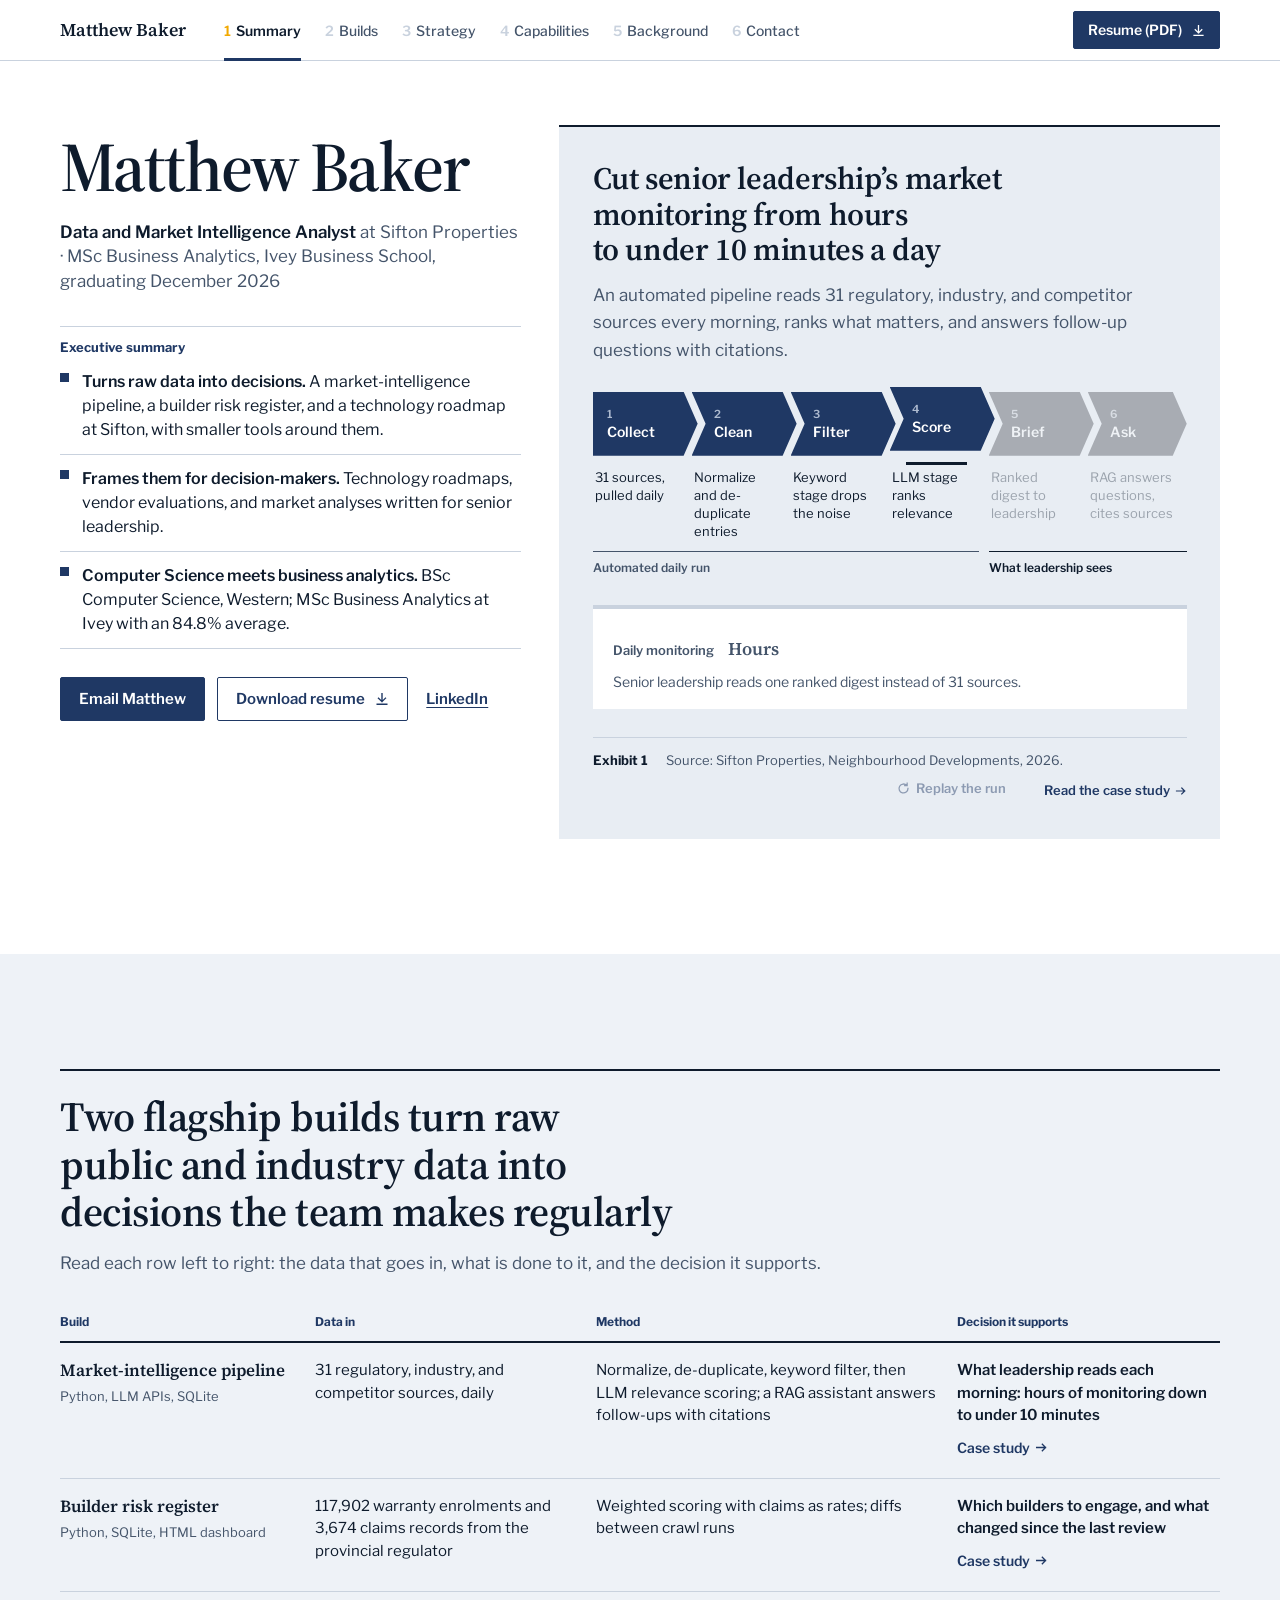
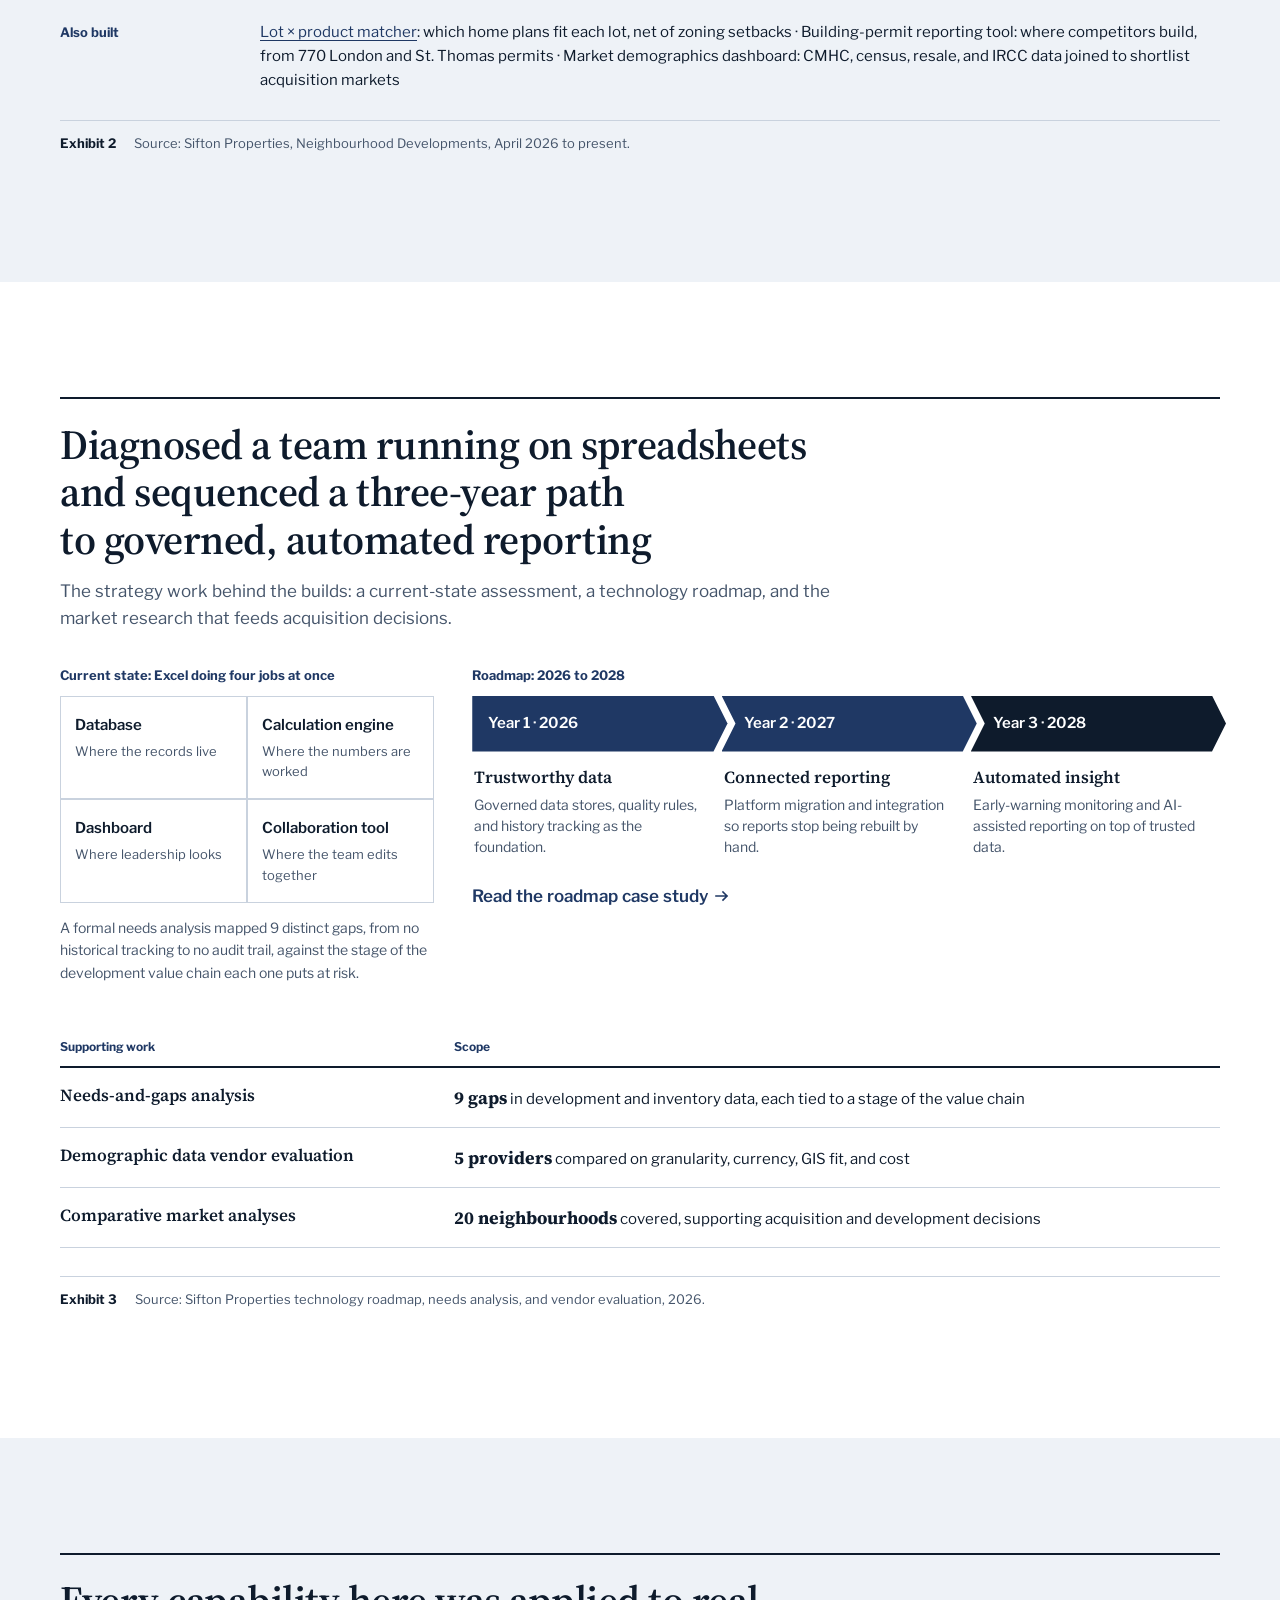
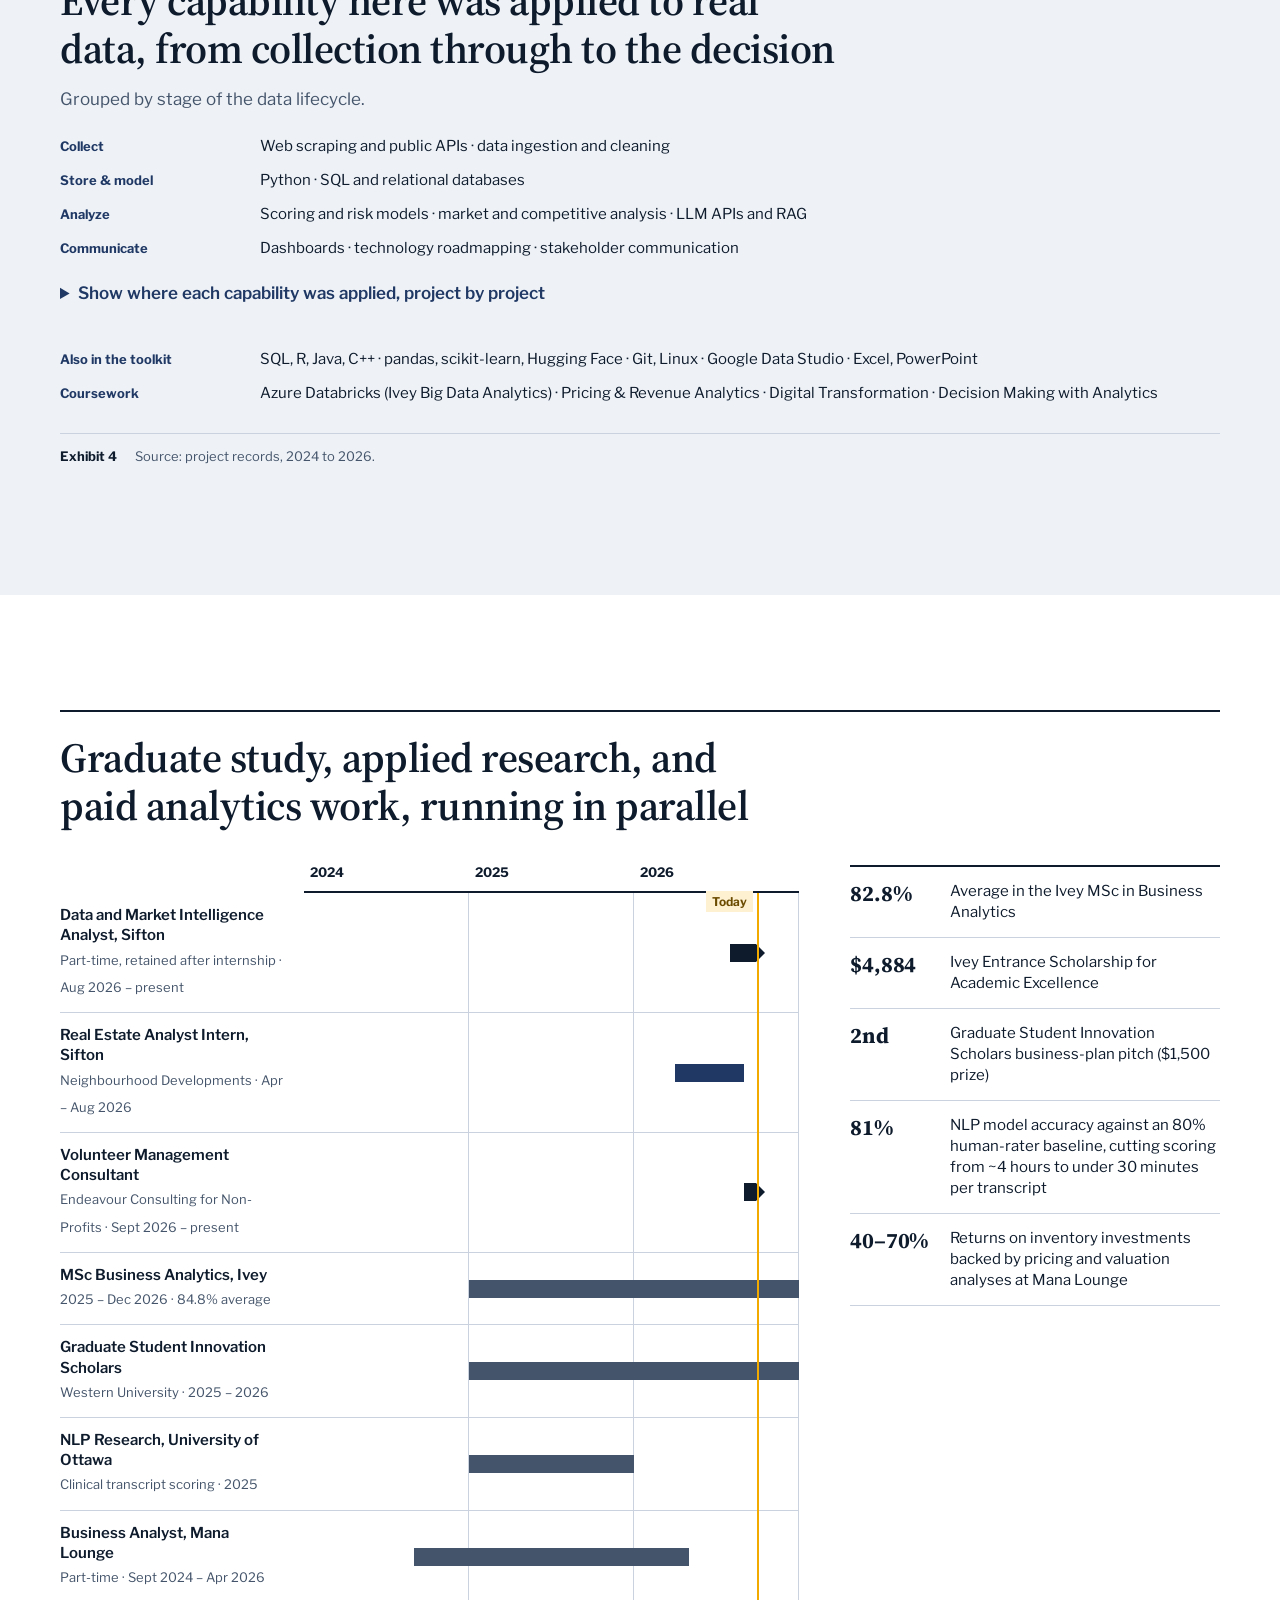
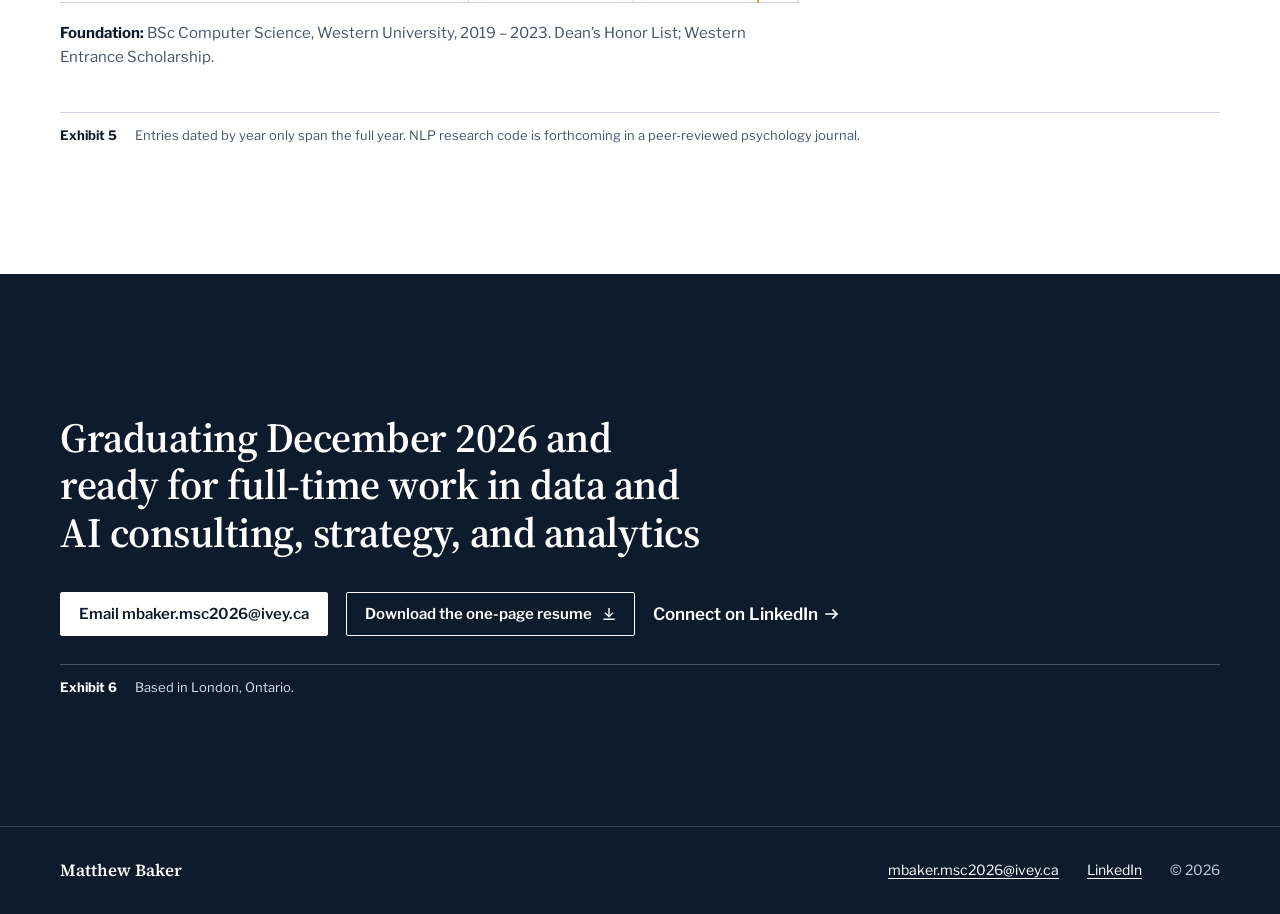
<file: index.html>
<!doctype html>
<html lang="en">
<head>
<meta charset="utf-8">
<meta name="viewport" content="width=device-width, initial-scale=1">
<title>Matthew Baker · Data and AI Analyst</title>
<meta name="description" content="Matthew Baker builds working data and AI tools and frames them for decision-makers. MSc Business Analytics, Ivey (December 2026); BSc Computer Science, Western.">
<link rel="preconnect" href="https://fonts.googleapis.com">
<link rel="preconnect" href="https://fonts.gstatic.com" crossorigin>
<link href="https://fonts.googleapis.com/css2?family=Libre+Franklin:wght@400;500;600;700&family=Source+Serif+4:opsz,wght@8..60,600;8..60,700&display=swap" rel="stylesheet">
<link rel="stylesheet" href="styles.css">
<link rel="icon" href="data:image/svg+xml,%3Csvg xmlns='http://www.w3.org/2000/svg' viewBox='0 0 32 32'%3E%3Crect width='32' height='32' fill='%231F3864'/%3E%3Crect x='6' y='22' width='20' height='4' fill='%23F2A900'/%3E%3C/svg%3E">
</head>
<body>
<a class="skip" href="#main">Skip to content</a>

<header class="tracker">
  <span class="progress" aria-hidden="true"></span>
  <div class="wrap">
    <a class="wordmark" href="#top">Matthew Baker</a>
    <nav aria-label="Sections">
      <ol>
        <li><a href="#summary">Summary</a></li>
        <li><a href="#builds">Builds</a></li>
        <li><a href="#strategy">Strategy</a></li>
        <li><a href="#capabilities">Capabilities</a></li>
        <li><a href="#background">Background</a></li>
        <li><a href="#contact">Contact</a></li>
      </ol>
    </nav>
    <a class="btn btn-primary btn-sm arrow dl" href="Matthew-Baker-Resume.pdf" download>Resume (PDF)</a>
  </div>
</header>

<main id="main">

<!-- Cover: identity + Exhibit 1 -->
<section class="cover" id="summary" aria-labelledby="name">
  <div class="wrap" id="top">
    <div class="id">
      <h1 id="name">Matthew Baker</h1>
      <p class="role"><strong>Data and Market Intelligence Analyst</strong> at Sifton Properties · MSc Business Analytics, Ivey Business School, graduating December 2026</p>

      <div class="summary">
        <h2>Executive summary</h2>
        <ul>
          <li><strong>Turns raw data into decisions.</strong><span class="rest"> A market-intelligence pipeline, a builder risk register, and a technology roadmap at Sifton, with smaller tools around them.</span></li>
          <li><strong>Frames them for decision-makers.</strong><span class="rest"> Technology roadmaps, vendor evaluations, and market analyses written for senior leadership.</span></li>
          <li><strong>Computer Science meets business analytics.</strong><span class="rest"> BSc Computer Science, Western; MSc Business Analytics at Ivey with an 84.8% average.</span></li>
        </ul>
      </div>

      <div class="actions">
        <a class="btn btn-primary" href="mailto:mbaker.msc2026@ivey.ca">Email Matthew</a>
        <a class="btn btn-ghost arrow dl" href="Matthew-Baker-Resume.pdf" download>Download resume</a>
        <a class="li" href="https://www.linkedin.com/in/matthew-baker-analytics">LinkedIn</a>
      </div>
    </div>

    <figure class="ex1 panel" aria-labelledby="ex1-t">
      <h2 class="action" id="ex1-t">Cut senior leadership’s market monitoring from hours to under 10 minutes a day</h2>
      <p class="lede">An automated pipeline reads 31 regulatory, industry, and competitor sources every morning, ranks what matters, and answers follow-up questions with citations.</p>

      <ol class="flow" aria-label="Pipeline stages">
        <li><span class="chev"><span><b>1</b>Collect</span></span><p>31 sources, pulled daily</p></li>
        <li><span class="chev"><span><b>2</b>Clean</span></span><p>Normalize and de-duplicate entries</p></li>
        <li><span class="chev"><span><b>3</b>Filter</span></span><p>Keyword stage drops the noise</p></li>
        <li><span class="chev"><span><b>4</b>Score</span></span><p>LLM stage ranks relevance</p></li>
        <li><span class="chev"><span><b>5</b>Brief</span></span><p>Ranked digest to leadership</p></li>
        <li><span class="chev"><span><b>6</b>Ask</span></span><p>RAG answers questions, cites sources</p></li>
      </ol>
      <div class="stages" aria-hidden="true"><span>Automated daily run</span><span>What leadership sees</span></div>

      <div class="result">
        <div class="pair"><span class="lbl">Daily monitoring</span><span class="was">Hours</span><span class="now">Under 10 min</span></div>
        <p>Senior leadership reads one ranked digest instead of 31 sources.</p>
      </div>

      <figcaption class="source"><span class="no">Exhibit 1</span><span>Source: Sifton Properties, Neighbourhood Developments, 2026.</span><button class="replay" type="button" hidden>Replay the run</button><a class="more end" href="work/market-intelligence.html">Read the case study</a></figcaption>
    </figure>
  </div>
</section>

<!-- Exhibit 2: builds -->
<section class="exhibit band" id="builds" aria-labelledby="ex2-t">
  <div class="wrap"><div class="frame">
    <h2 class="action" id="ex2-t">Two flagship builds turn raw public and industry data into decisions the team makes regularly</h2>
    <p class="lede">Read each row left to right: the data that goes in, what is done to it, and the decision it supports.</p>

    <div class="evidence table-scroll">
      <table class="ledger">
        <thead>
          <tr><th scope="col">Build</th><th scope="col">Data in</th><th scope="col">Method</th><th scope="col">Decision it supports</th></tr>
        </thead>
        <tbody>
          <tr class="lead">
            <th scope="row">Market-intelligence pipeline<small>Python, LLM APIs, SQLite</small></th>
            <td data-h="Data in">31 regulatory, industry, and competitor sources, daily</td>
            <td data-h="Method">Normalize, de-duplicate, keyword filter, then LLM relevance scoring; a RAG assistant answers follow-ups with citations</td>
            <td data-h="Decision it supports" class="res">What leadership reads each morning: hours of monitoring down to under 10 minutes<br><a class="more" href="work/market-intelligence.html">Case study</a></td>
          </tr>
          <tr>
            <th scope="row">Builder risk register<small>Python, SQLite, HTML dashboard</small></th>
            <td data-h="Data in">117,902 warranty enrolments and 3,674 claims records from the provincial regulator</td>
            <td data-h="Method">Weighted scoring with claims as rates; diffs between crawl runs</td>
            <td data-h="Decision it supports" class="res">Which builders to engage, and what changed since the last review<br><a class="more" href="work/builder-risk-register.html">Case study</a></td>
          </tr>
        </tbody>
      </table>
    </div>

    <dl class="also">
      <dt>Also built</dt>
      <dd><a href="work/lot-product-matcher.html">Lot × product matcher</a>: which home plans fit each lot, net of zoning setbacks · Building-permit reporting tool: where competitors build, from 770 London and St. Thomas permits · Market demographics dashboard: CMHC, census, resale, and IRCC data joined to shortlist acquisition markets</dd>
    </dl>

    <p class="source"><span class="no">Exhibit 2</span><span>Source: Sifton Properties, Neighbourhood Developments, April 2026 to present.</span></p>
  </div></div>
</section>

<!-- Exhibit 3: strategy -->
<section class="exhibit" id="strategy" aria-labelledby="ex3-t">
  <div class="wrap"><div class="frame">
    <h2 class="action" id="ex3-t">Diagnosed a team running on spreadsheets and sequenced a three-year path to governed, automated reporting</h2>
    <p class="lede">The strategy work behind the builds: a current-state assessment, a technology roadmap, and the market research that feeds acquisition decisions.</p>

    <div class="evidence strat">
      <div class="jobs">
        <h3>Current state: Excel doing four jobs at once</h3>
        <ul>
          <li>Database<span>Where the records live</span></li>
          <li>Calculation engine<span>Where the numbers are worked</span></li>
          <li>Dashboard<span>Where leadership looks</span></li>
          <li>Collaboration tool<span>Where the team edits together</span></li>
        </ul>
        <p class="xl">A formal needs analysis mapped 9 distinct gaps, from no historical tracking to no audit trail, against the stage of the development value chain each one puts at risk.</p>
      </div>

      <div class="phases">
        <h3>Roadmap: 2026 to 2028</h3>
        <ol>
          <li class="phase"><span class="chev">Year 1 · 2026</span><h3 class="ph">Trustworthy data</h3><p>Governed data stores, quality rules, and history tracking as the foundation.</p></li>
          <li class="phase"><span class="chev">Year 2 · 2027</span><h3 class="ph">Connected reporting</h3><p>Platform migration and integration so reports stop being rebuilt by hand.</p></li>
          <li class="phase"><span class="chev">Year 3 · 2028</span><h3 class="ph">Automated insight</h3><p>Early-warning monitoring and AI-assisted reporting on top of trusted data.</p></li>
        </ol>
        <p class="more-wrap"><a class="more" href="work/technology-roadmap.html">Read the roadmap case study</a></p>
      </div>
    </div>

    <table class="ledger support">
      <thead><tr><th scope="col">Supporting work</th><th scope="col">Scope</th></tr></thead>
      <tbody>
        <tr><th scope="row">Needs-and-gaps analysis</th><td data-h="Scope"><b>9 gaps</b> in development and inventory data, each tied to a stage of the value chain</td></tr>
        <tr><th scope="row">Demographic data vendor evaluation</th><td data-h="Scope"><b>5 providers</b> compared on granularity, currency, GIS fit, and cost</td></tr>
        <tr><th scope="row">Comparative market analyses</th><td data-h="Scope"><b>20 neighbourhoods</b> covered, supporting acquisition and development decisions</td></tr>
      </tbody>
    </table>

    <p class="source"><span class="no">Exhibit 3</span><span>Source: Sifton Properties technology roadmap, needs analysis, and vendor evaluation, 2026.</span></p>
  </div></div>
</section>

<!-- Exhibit 4: capabilities -->
<section class="exhibit band" id="capabilities" aria-labelledby="ex4-t">
  <div class="wrap"><div class="frame">
    <h2 class="action" id="ex4-t">Every capability here was applied to real data, from collection through to the decision</h2>
    <p class="lede">Grouped by stage of the data lifecycle.</p>

    <dl class="also evidence stages-top">
      <dt>Collect</dt><dd>Web scraping and public APIs · data ingestion and cleaning</dd>
      <dt>Store &amp; model</dt><dd>Python · SQL and relational databases</dd>
      <dt>Analyze</dt><dd>Scoring and risk models · market and competitive analysis · LLM APIs and RAG</dd>
      <dt>Communicate</dt><dd>Dashboards · technology roadmapping · stakeholder communication</dd>
    </dl>

    <details class="mx-more">
    <summary>Show where each capability was applied, project by project</summary>
    <div class="evidence matrix-wrap" tabindex="0" role="region" aria-label="Capability matrix, scrolls sideways on small screens">
      <table class="matrix">
        <thead>
          <tr>
            <th class="corner" scope="col">Capability</th>
            <th scope="col"><button class="mx-col" type="button" aria-pressed="false"><span>Market-intel pipeline</span></button></th>
            <th scope="col"><button class="mx-col" type="button" aria-pressed="false"><span>RAG assistant</span></button></th>
            <th scope="col"><button class="mx-col" type="button" aria-pressed="false"><span>Permit reporting</span></button></th>
            <th scope="col"><button class="mx-col" type="button" aria-pressed="false"><span>Builder risk register</span></button></th>
            <th scope="col"><button class="mx-col" type="button" aria-pressed="false"><span>Demographics dashboard</span></button></th>
            <th scope="col"><button class="mx-col" type="button" aria-pressed="false"><span>Lot × product matcher</span></button></th>
            <th scope="col"><button class="mx-col" type="button" aria-pressed="false"><span>Technology roadmap</span></button></th>
            <th scope="col"><button class="mx-col" type="button" aria-pressed="false"><span>NLP research (uOttawa)</span></button></th>
            <th scope="col"><button class="mx-col" type="button" aria-pressed="false"><span>Pricing analytics (Mana)</span></button></th>
            <th scope="col" class="n"><span>Projects</span></th>
          </tr>
        </thead>
        <tbody>
          <tr class="grp"><th scope="rowgroup" colspan="11">Collect</th></tr>
          <tr><th scope="row">Web scraping &amp; public APIs</th><td><i class="dot on" role="img" aria-label="Market-intel pipeline: used"></i></td><td><i class="dot" role="img" aria-label="RAG assistant: not used"></i></td><td><i class="dot" role="img" aria-label="Permit reporting: not used"></i></td><td><i class="dot on" role="img" aria-label="Builder risk register: used"></i></td><td><i class="dot on" role="img" aria-label="Demographics dashboard: used"></i></td><td><i class="dot" role="img" aria-label="Lot × product matcher: not used"></i></td><td><i class="dot" role="img" aria-label="Technology roadmap: not used"></i></td><td><i class="dot" role="img" aria-label="NLP research (uOttawa): not used"></i></td><td><i class="dot" role="img" aria-label="Pricing analytics (Mana): not used"></i></td><td class="n">3</td></tr>
          <tr><th scope="row">Data ingestion &amp; cleaning</th><td><i class="dot on" role="img" aria-label="Market-intel pipeline: used"></i></td><td><i class="dot" role="img" aria-label="RAG assistant: not used"></i></td><td><i class="dot on" role="img" aria-label="Permit reporting: used"></i></td><td><i class="dot on" role="img" aria-label="Builder risk register: used"></i></td><td><i class="dot on" role="img" aria-label="Demographics dashboard: used"></i></td><td><i class="dot" role="img" aria-label="Lot × product matcher: not used"></i></td><td><i class="dot" role="img" aria-label="Technology roadmap: not used"></i></td><td><i class="dot" role="img" aria-label="NLP research (uOttawa): not used"></i></td><td><i class="dot" role="img" aria-label="Pricing analytics (Mana): not used"></i></td><td class="n">4</td></tr>
          <tr class="grp"><th scope="rowgroup" colspan="11">Store &amp; model</th></tr>
          <tr><th scope="row">SQL &amp; relational databases</th><td><i class="dot on" role="img" aria-label="Market-intel pipeline: used"></i></td><td><i class="dot on" role="img" aria-label="RAG assistant: used"></i></td><td><i class="dot" role="img" aria-label="Permit reporting: not used"></i></td><td><i class="dot on" role="img" aria-label="Builder risk register: used"></i></td><td><i class="dot" role="img" aria-label="Demographics dashboard: not used"></i></td><td><i class="dot" role="img" aria-label="Lot × product matcher: not used"></i></td><td><i class="dot" role="img" aria-label="Technology roadmap: not used"></i></td><td><i class="dot" role="img" aria-label="NLP research (uOttawa): not used"></i></td><td><i class="dot on" role="img" aria-label="Pricing analytics (Mana): used"></i></td><td class="n">4</td></tr>
          <tr><th scope="row">Python</th><td><i class="dot on" role="img" aria-label="Market-intel pipeline: used"></i></td><td><i class="dot on" role="img" aria-label="RAG assistant: used"></i></td><td><i class="dot on" role="img" aria-label="Permit reporting: used"></i></td><td><i class="dot on" role="img" aria-label="Builder risk register: used"></i></td><td><i class="dot on" role="img" aria-label="Demographics dashboard: used"></i></td><td><i class="dot" role="img" aria-label="Lot × product matcher: not used"></i></td><td><i class="dot" role="img" aria-label="Technology roadmap: not used"></i></td><td><i class="dot on" role="img" aria-label="NLP research (uOttawa): used"></i></td><td><i class="dot" role="img" aria-label="Pricing analytics (Mana): not used"></i></td><td class="n">6</td></tr>
          <tr class="grp"><th scope="rowgroup" colspan="11">Analyze</th></tr>
          <tr><th scope="row">Scoring &amp; risk models</th><td><i class="dot on" role="img" aria-label="Market-intel pipeline: used"></i></td><td><i class="dot" role="img" aria-label="RAG assistant: not used"></i></td><td><i class="dot" role="img" aria-label="Permit reporting: not used"></i></td><td><i class="dot on" role="img" aria-label="Builder risk register: used"></i></td><td><i class="dot" role="img" aria-label="Demographics dashboard: not used"></i></td><td><i class="dot" role="img" aria-label="Lot × product matcher: not used"></i></td><td><i class="dot" role="img" aria-label="Technology roadmap: not used"></i></td><td><i class="dot" role="img" aria-label="NLP research (uOttawa): not used"></i></td><td><i class="dot on" role="img" aria-label="Pricing analytics (Mana): used"></i></td><td class="n">3</td></tr>
          <tr><th scope="row">Market &amp; competitive analysis</th><td><i class="dot on" role="img" aria-label="Market-intel pipeline: used"></i></td><td><i class="dot" role="img" aria-label="RAG assistant: not used"></i></td><td><i class="dot on" role="img" aria-label="Permit reporting: used"></i></td><td><i class="dot" role="img" aria-label="Builder risk register: not used"></i></td><td><i class="dot on" role="img" aria-label="Demographics dashboard: used"></i></td><td><i class="dot" role="img" aria-label="Lot × product matcher: not used"></i></td><td><i class="dot" role="img" aria-label="Technology roadmap: not used"></i></td><td><i class="dot" role="img" aria-label="NLP research (uOttawa): not used"></i></td><td><i class="dot on" role="img" aria-label="Pricing analytics (Mana): used"></i></td><td class="n">4</td></tr>
          <tr><th scope="row">LLM APIs<small> (Anthropic, OpenAI)</small></th><td><i class="dot on" role="img" aria-label="Market-intel pipeline: used"></i></td><td><i class="dot on" role="img" aria-label="RAG assistant: used"></i></td><td><i class="dot" role="img" aria-label="Permit reporting: not used"></i></td><td><i class="dot" role="img" aria-label="Builder risk register: not used"></i></td><td><i class="dot" role="img" aria-label="Demographics dashboard: not used"></i></td><td><i class="dot" role="img" aria-label="Lot × product matcher: not used"></i></td><td><i class="dot" role="img" aria-label="Technology roadmap: not used"></i></td><td><i class="dot on" role="img" aria-label="NLP research (uOttawa): used"></i></td><td><i class="dot" role="img" aria-label="Pricing analytics (Mana): not used"></i></td><td class="n">3</td></tr>
          <tr><th scope="row">Retrieval-augmented generation</th><td><i class="dot" role="img" aria-label="Market-intel pipeline: not used"></i></td><td><i class="dot on" role="img" aria-label="RAG assistant: used"></i></td><td><i class="dot" role="img" aria-label="Permit reporting: not used"></i></td><td><i class="dot" role="img" aria-label="Builder risk register: not used"></i></td><td><i class="dot" role="img" aria-label="Demographics dashboard: not used"></i></td><td><i class="dot" role="img" aria-label="Lot × product matcher: not used"></i></td><td><i class="dot" role="img" aria-label="Technology roadmap: not used"></i></td><td><i class="dot" role="img" aria-label="NLP research (uOttawa): not used"></i></td><td><i class="dot" role="img" aria-label="Pricing analytics (Mana): not used"></i></td><td class="n">1</td></tr>
          <tr><th scope="row">NLP modelling<small> (Hugging Face)</small></th><td><i class="dot" role="img" aria-label="Market-intel pipeline: not used"></i></td><td><i class="dot" role="img" aria-label="RAG assistant: not used"></i></td><td><i class="dot" role="img" aria-label="Permit reporting: not used"></i></td><td><i class="dot" role="img" aria-label="Builder risk register: not used"></i></td><td><i class="dot" role="img" aria-label="Demographics dashboard: not used"></i></td><td><i class="dot" role="img" aria-label="Lot × product matcher: not used"></i></td><td><i class="dot" role="img" aria-label="Technology roadmap: not used"></i></td><td><i class="dot on" role="img" aria-label="NLP research (uOttawa): used"></i></td><td><i class="dot" role="img" aria-label="Pricing analytics (Mana): not used"></i></td><td class="n">1</td></tr>
          <tr class="grp"><th scope="rowgroup" colspan="11">Communicate</th></tr>
          <tr><th scope="row">Dashboards &amp; interactive reports</th><td><i class="dot" role="img" aria-label="Market-intel pipeline: not used"></i></td><td><i class="dot" role="img" aria-label="RAG assistant: not used"></i></td><td><i class="dot on" role="img" aria-label="Permit reporting: used"></i></td><td><i class="dot on" role="img" aria-label="Builder risk register: used"></i></td><td><i class="dot on" role="img" aria-label="Demographics dashboard: used"></i></td><td><i class="dot on" role="img" aria-label="Lot × product matcher: used"></i></td><td><i class="dot" role="img" aria-label="Technology roadmap: not used"></i></td><td><i class="dot" role="img" aria-label="NLP research (uOttawa): not used"></i></td><td><i class="dot" role="img" aria-label="Pricing analytics (Mana): not used"></i></td><td class="n">4</td></tr>
          <tr><th scope="row">Web apps<small> (Flask, HTML/JS)</small></th><td><i class="dot" role="img" aria-label="Market-intel pipeline: not used"></i></td><td><i class="dot" role="img" aria-label="RAG assistant: not used"></i></td><td><i class="dot" role="img" aria-label="Permit reporting: not used"></i></td><td><i class="dot" role="img" aria-label="Builder risk register: not used"></i></td><td><i class="dot" role="img" aria-label="Demographics dashboard: not used"></i></td><td><i class="dot on" role="img" aria-label="Lot × product matcher: used"></i></td><td><i class="dot" role="img" aria-label="Technology roadmap: not used"></i></td><td><i class="dot" role="img" aria-label="NLP research (uOttawa): not used"></i></td><td><i class="dot" role="img" aria-label="Pricing analytics (Mana): not used"></i></td><td class="n">1</td></tr>
          <tr><th scope="row">Technology strategy &amp; roadmapping</th><td><i class="dot" role="img" aria-label="Market-intel pipeline: not used"></i></td><td><i class="dot" role="img" aria-label="RAG assistant: not used"></i></td><td><i class="dot" role="img" aria-label="Permit reporting: not used"></i></td><td><i class="dot" role="img" aria-label="Builder risk register: not used"></i></td><td><i class="dot" role="img" aria-label="Demographics dashboard: not used"></i></td><td><i class="dot" role="img" aria-label="Lot × product matcher: not used"></i></td><td><i class="dot on" role="img" aria-label="Technology roadmap: used"></i></td><td><i class="dot" role="img" aria-label="NLP research (uOttawa): not used"></i></td><td><i class="dot" role="img" aria-label="Pricing analytics (Mana): not used"></i></td><td class="n">1</td></tr>
          <tr><th scope="row">Stakeholder communication</th><td><i class="dot on" role="img" aria-label="Market-intel pipeline: used"></i></td><td><i class="dot" role="img" aria-label="RAG assistant: not used"></i></td><td><i class="dot" role="img" aria-label="Permit reporting: not used"></i></td><td><i class="dot" role="img" aria-label="Builder risk register: not used"></i></td><td><i class="dot" role="img" aria-label="Demographics dashboard: not used"></i></td><td><i class="dot on" role="img" aria-label="Lot × product matcher: used"></i></td><td><i class="dot on" role="img" aria-label="Technology roadmap: used"></i></td><td><i class="dot on" role="img" aria-label="NLP research (uOttawa): used"></i></td><td><i class="dot" role="img" aria-label="Pricing analytics (Mana): not used"></i></td><td class="n">4</td></tr>
        </tbody>
      </table>
    </div>
    <ul class="mx-list" aria-label="Capabilities and the projects that used them">
      <li class="grp">Collect</li>
      <li><b>3</b><div><strong>Web scraping &amp; public APIs</strong><span>Market-intel pipeline, Builder risk register, Demographics dashboard</span></div></li>
      <li><b>4</b><div><strong>Data ingestion &amp; cleaning</strong><span>Market-intel pipeline, Permit reporting, Builder risk register, Demographics dashboard</span></div></li>
      <li class="grp">Store &amp; model</li>
      <li><b>4</b><div><strong>SQL &amp; relational databases</strong><span>Market-intel pipeline, RAG assistant, Builder risk register, Pricing analytics (Mana)</span></div></li>
      <li><b>6</b><div><strong>Python</strong><span>Market-intel pipeline, RAG assistant, Permit reporting, Builder risk register, Demographics dashboard, NLP research (uOttawa)</span></div></li>
      <li class="grp">Analyze</li>
      <li><b>3</b><div><strong>Scoring &amp; risk models</strong><span>Market-intel pipeline, Builder risk register, Pricing analytics (Mana)</span></div></li>
      <li><b>4</b><div><strong>Market &amp; competitive analysis</strong><span>Market-intel pipeline, Permit reporting, Demographics dashboard, Pricing analytics (Mana)</span></div></li>
      <li><b>3</b><div><strong>LLM APIs</strong><span>Market-intel pipeline, RAG assistant, NLP research (uOttawa)</span></div></li>
      <li><b>1</b><div><strong>Retrieval-augmented generation</strong><span>RAG assistant</span></div></li>
      <li><b>1</b><div><strong>NLP modelling</strong><span>NLP research (uOttawa)</span></div></li>
      <li class="grp">Communicate</li>
      <li><b>4</b><div><strong>Dashboards &amp; interactive reports</strong><span>Permit reporting, Builder risk register, Demographics dashboard, Lot × product matcher</span></div></li>
      <li><b>1</b><div><strong>Web apps</strong><span>Lot × product matcher</span></div></li>
      <li><b>1</b><div><strong>Technology strategy &amp; roadmapping</strong><span>Technology roadmap</span></div></li>
      <li><b>4</b><div><strong>Stakeholder communication</strong><span>Market-intel pipeline, Lot × product matcher, Technology roadmap, NLP research (uOttawa)</span></div></li>
    </ul>
    <div class="key"><span><i class="dot on" aria-hidden="true"></i>Used in the project</span><span><i class="dot" aria-hidden="true"></i>Not used</span><span class="key-hint">Hover or select a project to see what it used</span></div>
    </details>

    <dl class="also">
      <dt>Also in the toolkit</dt>
      <dd>SQL, R, Java, C++ · pandas, scikit-learn, Hugging Face · Git, Linux · Google Data Studio · Excel, PowerPoint</dd>
      <dt>Coursework</dt>
      <dd>Azure Databricks (Ivey Big Data Analytics) · Pricing &amp; Revenue Analytics · Digital Transformation · Decision Making with Analytics</dd>
    </dl>

    <p class="source"><span class="no">Exhibit 4</span><span>Source: project records, 2024 to 2026.</span></p>
  </div></div>
</section>

<!-- Exhibit 5: background -->
<section class="exhibit" id="background" aria-labelledby="ex5-t">
  <div class="wrap"><div class="frame">
    <h2 class="action" id="ex5-t">Graduate study, applied research, and paid analytics work, running in parallel</h2>

    <div class="evidence bg-split">
      <div>
        <div class="gantt" style="--cols:36">
          <div class="g-axis" aria-hidden="true"><div></div><div class="ticks"><span style="left:0">2024</span><span style="left:33.333%">2025</span><span style="left:66.667%">2026</span></div></div>
          <div class="g-body">
            <div class="g-row"><div class="who"><b>Data and Market Intelligence Analyst, Sifton</b><span>Part-time, retained after internship · Aug 2026 – present</span></div><div class="track"><i class="bar now" style="--s:31;--e:32.9"></i></div></div>
            <div class="g-row"><div class="who"><b>Real Estate Analyst Intern, Sifton</b><span>Neighbourhood Developments · Apr – Aug 2026</span></div><div class="track"><i class="bar" style="--s:27;--e:32"></i></div></div>
            <div class="g-row"><div class="who"><b>Volunteer Management Consultant</b><span>Endeavour Consulting for Non-Profits · Sept 2026 – present</span></div><div class="track"><i class="bar now" style="--s:32;--e:32.9"></i></div></div>
            <div class="g-row"><div class="who"><b>MSc Business Analytics, Ivey</b><span>2025 – Dec 2026 · 84.8% average</span></div><div class="track"><i class="bar alt" style="--s:12;--e:36"></i></div></div>
            <div class="g-row"><div class="who"><b>Graduate Student Innovation Scholars</b><span>Western University · 2025 – 2026</span></div><div class="track"><i class="bar alt" style="--s:12;--e:36"></i></div></div>
            <div class="g-row"><div class="who"><b>NLP Research, University of Ottawa</b><span>Clinical transcript scoring · 2025</span></div><div class="track"><i class="bar alt" style="--s:12;--e:24"></i></div></div>
            <div class="g-row"><div class="who"><b>Business Analyst, Mana Lounge</b><span>Part-time · Sept 2024 – Apr 2026</span></div><div class="track"><i class="bar alt" style="--s:8;--e:28"></i></div></div>
            <div class="g-overlay" aria-hidden="true"><div></div><div><span class="today" style="--t:32.9"><span>Today</span></span></div></div>
          </div>
        </div>
        <p class="found"><strong>Foundation:</strong> BSc Computer Science, Western University, 2019 – 2023. Dean’s Honor List; Western Entrance Scholarship.</p>
      </div>

      <ul class="honours" aria-label="Honours and results">
        <li><b data-count>84.8%</b><span>Average in the Ivey MSc in Business Analytics</span></li>
        <li><b data-count>$5,000</b><span>Ivey Entrance Scholarship for Academic Excellence</span></li>
        <li><b>2nd</b><span>Graduate Student Innovation Scholars business-plan pitch ($1,500 prize)</span></li>
        <li><b data-count>83%</b><span>NLP model accuracy against an 80% human-rater baseline, cutting scoring from ~4 hours to under 30 minutes per transcript</span></li>
        <li><b>40–70%</b><span>Returns on inventory investments backed by pricing and valuation analyses at Mana Lounge</span></li>
      </ul>
    </div>

    <p class="source"><span class="no">Exhibit 5</span><span>Entries dated by year only span the full year. NLP research code is forthcoming in a peer-reviewed psychology journal.</span></p>
  </div></div>
</section>

<!-- Exhibit 6: next steps -->
<section class="exhibit dark" id="contact" aria-labelledby="ex6-t">
  <div class="wrap"><div class="frame">
    <h2 class="action" id="ex6-t">Graduating December 2026 and ready for full-time work in data and AI consulting, strategy, and analytics</h2>
    <div class="contact-row evidence">
      <a class="btn btn-primary" href="mailto:mbaker.msc2026@ivey.ca">Email mbaker.msc2026@ivey.ca</a>
      <a class="btn btn-ghost arrow dl" href="Matthew-Baker-Resume.pdf" download>Download the one-page resume</a>
      <a class="more" href="https://www.linkedin.com/in/matthew-baker-analytics">Connect on LinkedIn</a>
    </div>
    <p class="source"><span class="no">Exhibit 6</span><span>Based in London, Ontario.</span></p>
  </div></div>
</section>

</main>

<footer class="site-foot">
  <div class="wrap">
    <span class="fw">Matthew Baker</span>
    <a href="mailto:mbaker.msc2026@ivey.ca">mbaker.msc2026@ivey.ca</a>
    <a href="https://www.linkedin.com/in/matthew-baker-analytics">LinkedIn</a>
    <span>© 2026</span>
  </div>
</footer>

<script src="site.js"></script>
</body>
</html>
</file>
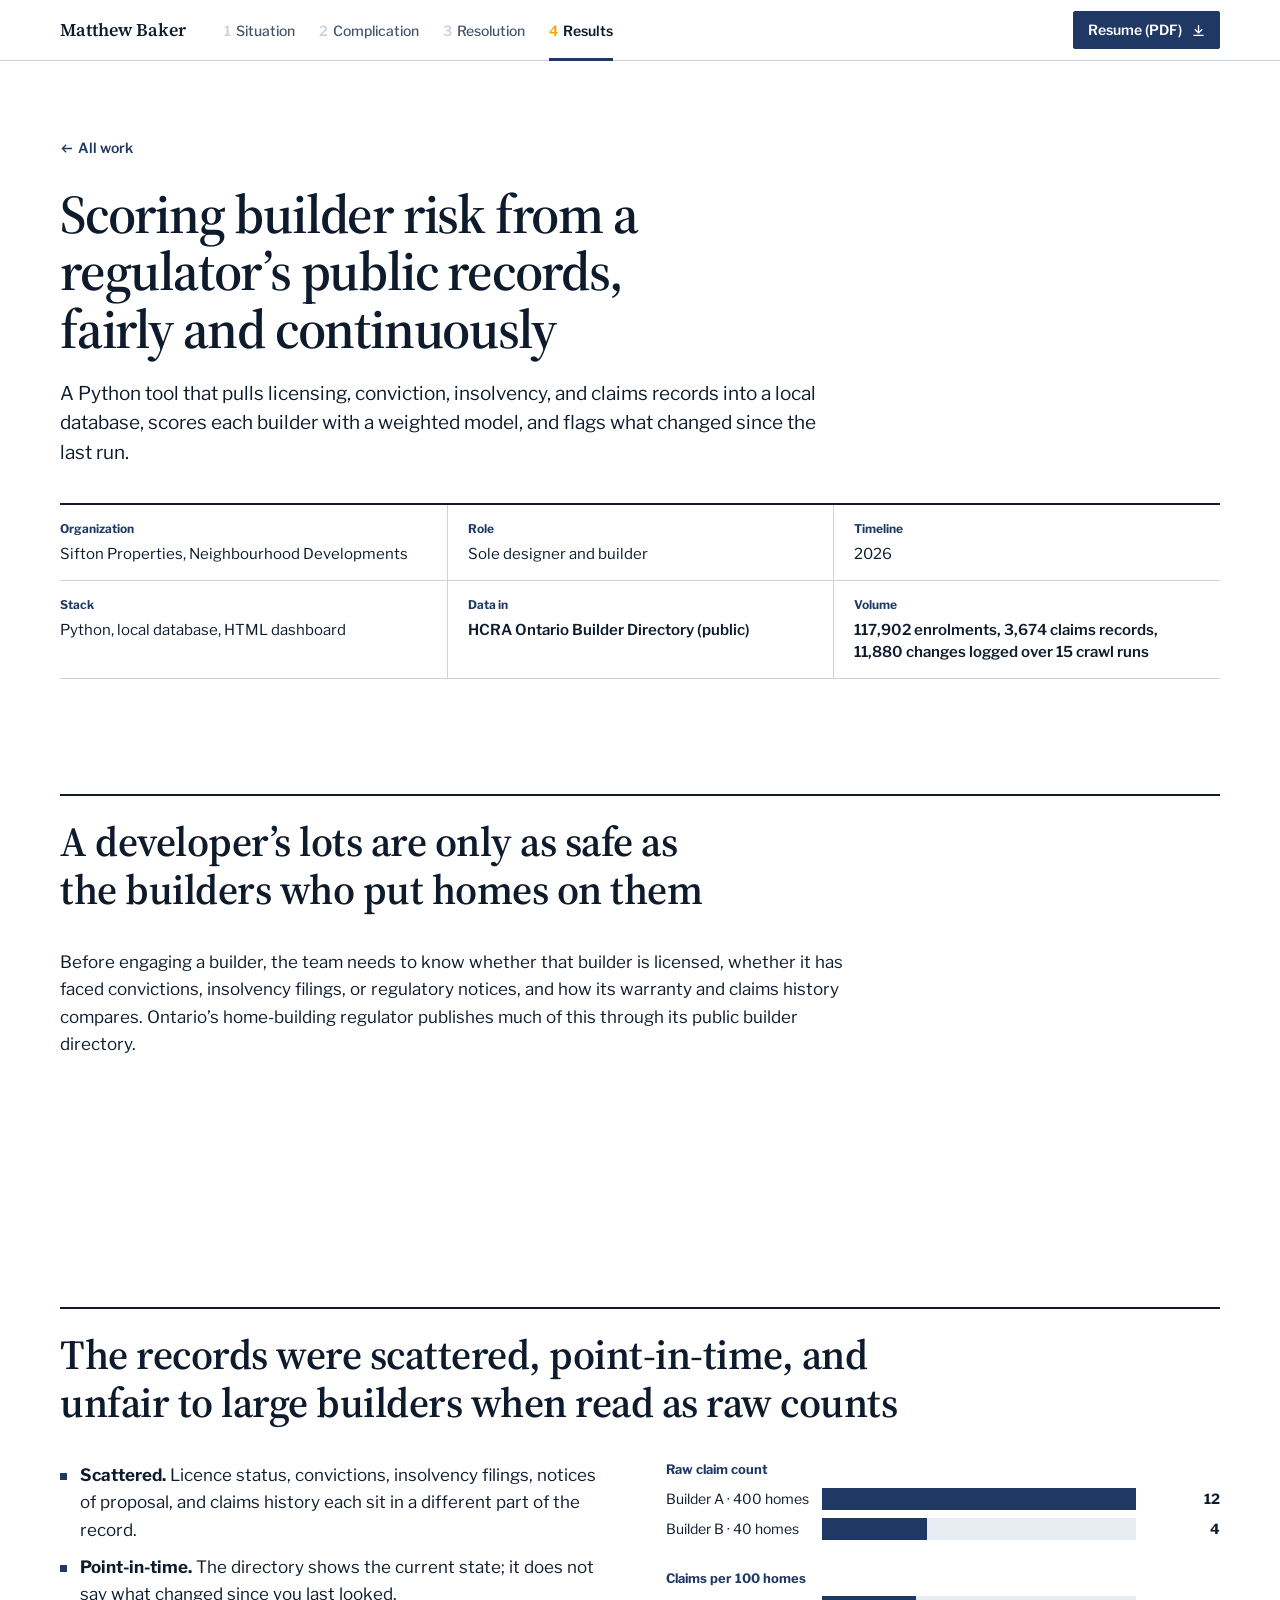
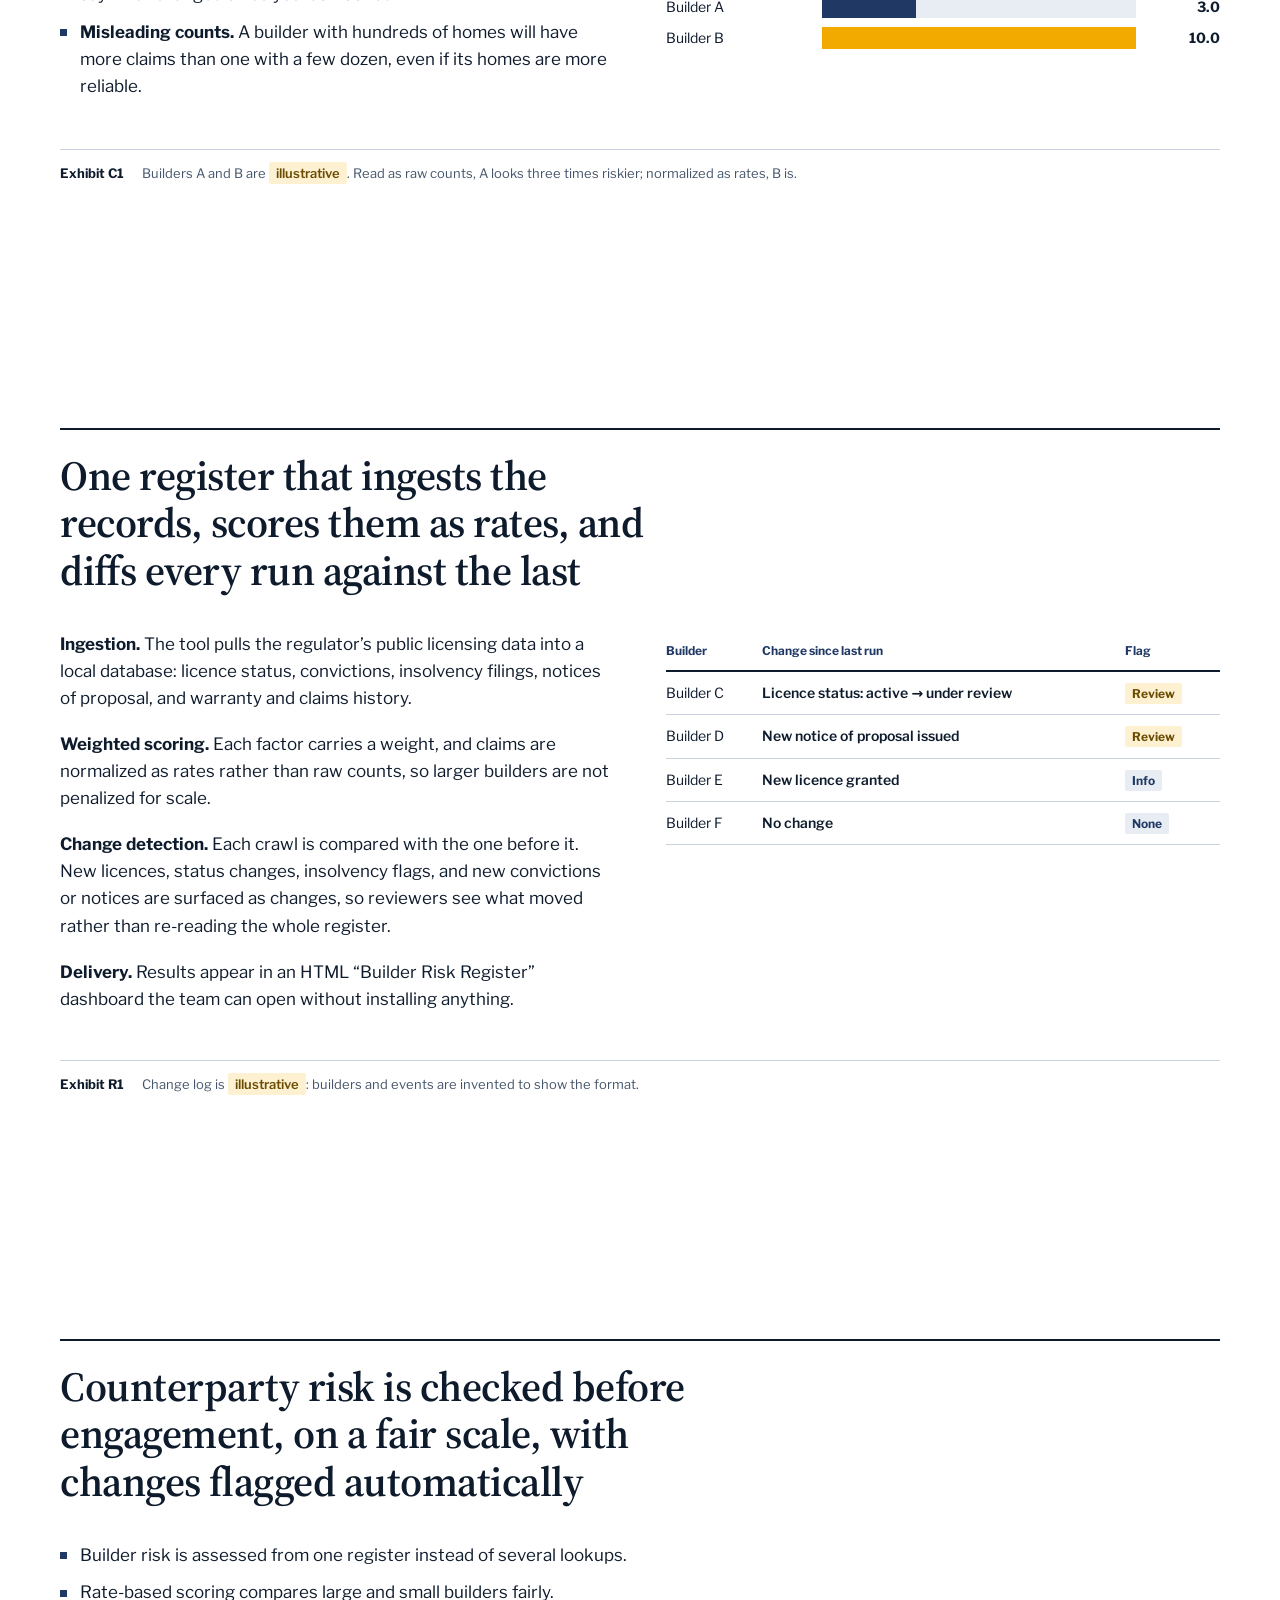
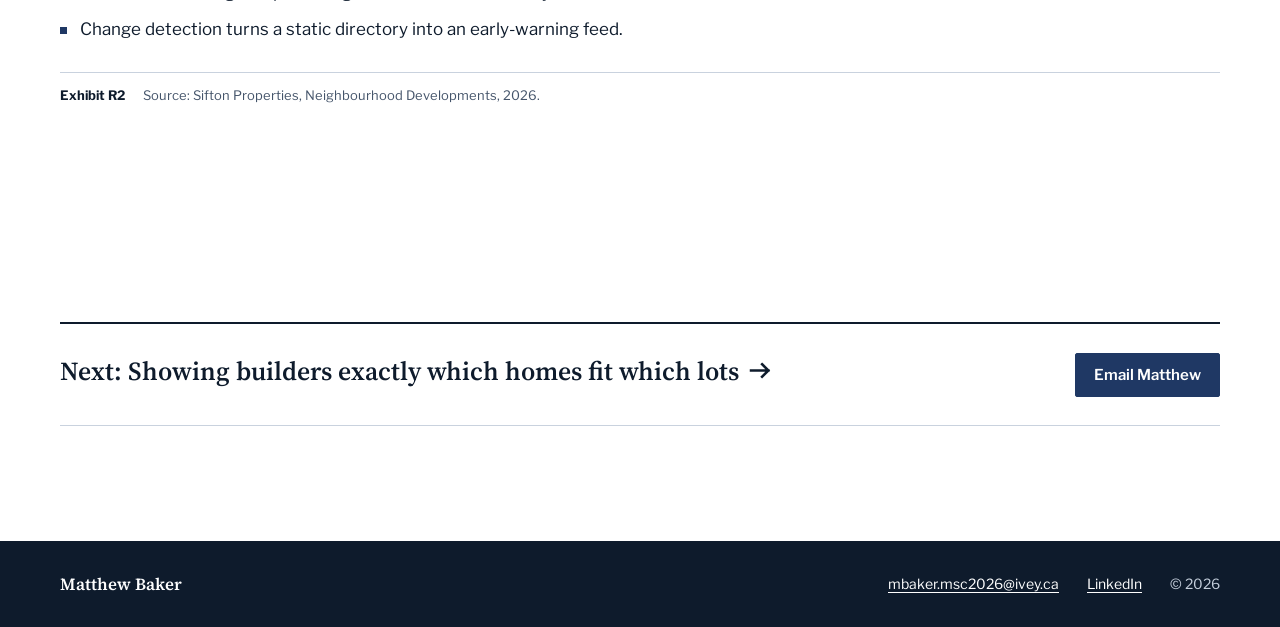
<file: work/builder-risk-register.html>
<!doctype html>
<html lang="en">
<head>
<meta charset="utf-8">
<meta name="viewport" content="width=device-width, initial-scale=1">
<title>Builder Risk Register · Matthew Baker</title>
<meta name="description" content="Case study: a builder risk register that turns a provincial regulator's licensing data into fair, rate-normalized risk scores with automated change detection.">
<link rel="preconnect" href="https://fonts.googleapis.com">
<link rel="preconnect" href="https://fonts.gstatic.com" crossorigin>
<link href="https://fonts.googleapis.com/css2?family=Libre+Franklin:wght@400;500;600;700&family=Source+Serif+4:opsz,wght@8..60,600;8..60,700&display=swap" rel="stylesheet">
<link rel="stylesheet" href="../styles.css">
<link rel="icon" href="data:image/svg+xml,%3Csvg xmlns='http://www.w3.org/2000/svg' viewBox='0 0 32 32'%3E%3Crect width='32' height='32' fill='%231F3864'/%3E%3Crect x='6' y='22' width='20' height='4' fill='%23F2A900'/%3E%3C/svg%3E">
</head>
<body>
<a class="skip" href="#main">Skip to content</a>

<header class="tracker">
  <span class="progress" aria-hidden="true"></span>
  <div class="wrap">
    <a class="wordmark" href="../index.html">Matthew Baker</a>
    <nav aria-label="Case study sections">
      <ol>
        <li><a href="#situation">Situation</a></li>
        <li><a href="#complication">Complication</a></li>
        <li><a href="#resolution">Resolution</a></li>
        <li><a href="#results">Results</a></li>
      </ol>
    </nav>
    <a class="btn btn-primary btn-sm arrow dl" href="../Matthew-Baker-Resume.pdf" download>Resume (PDF)</a>
  </div>
</header>

<main id="main">
<div class="case-head">
  <div class="wrap">
    <a class="back more" href="../index.html#builds">All work</a>
    <h1>Scoring builder risk from a regulator’s public records, fairly and continuously</h1>
    <p class="lede">A Python tool that pulls licensing, conviction, insolvency, and claims records into a local database, scores each builder with a weighted model, and flags what changed since the last run.</p>
    <dl class="meta">
      <div><dt>Organization</dt><dd>Sifton Properties, Neighbourhood Developments</dd></div>
      <div><dt>Role</dt><dd>Sole designer and builder</dd></div>
      <div><dt>Timeline</dt><dd>2026</dd></div>
      <div><dt>Stack</dt><dd>Python, local database, HTML dashboard</dd></div>
      <div class="dm"><dt>Data in</dt><dd>HCRA Ontario Builder Directory (public)</dd></div>
      <div class="dm"><dt>Volume</dt><dd>117,902 enrolments, 3,674 claims records, 11,880 changes logged over 15 crawl runs</dd></div>
    </dl>
  </div>
</div>

<section class="exhibit" id="situation" aria-labelledby="s-t">
  <div class="wrap"><div class="frame">
    <h2 class="action" id="s-t">A developer’s lots are only as safe as the builders who put homes on them</h2>
    <div class="evidence prose">
      <p>Before engaging a builder, the team needs to know whether that builder is licensed, whether it has faced convictions, insolvency filings, or regulatory notices, and how its warranty and claims history compares. Ontario’s home-building regulator publishes much of this through its public builder directory.</p>
    </div>
  </div></div>
</section>

<section class="exhibit" id="complication" aria-labelledby="c-t">
  <div class="wrap"><div class="frame">
    <h2 class="action" id="c-t">The records were scattered, point-in-time, and unfair to large builders when read as raw counts</h2>
    <div class="evidence two">
      <div class="prose">
        <ul>
          <li><strong>Scattered.</strong> Licence status, convictions, insolvency filings, notices of proposal, and claims history each sit in a different part of the record.</li>
          <li><strong>Point-in-time.</strong> The directory shows the current state; it does not say what changed since you last looked.</li>
          <li><strong>Misleading counts.</strong> A builder with hundreds of homes will have more claims than one with a few dozen, even if its homes are more reliable.</li>
        </ul>
      </div>
      <div class="bars" aria-label="Illustrative comparison of raw claim counts and claims per 100 homes">
        <div>
          <h3>Raw claim count</h3>
          <div class="brow"><span>Builder A · 400 homes</span><div class="track"><div class="fill" style="--w:100%"></div></div><b>12</b></div>
          <div class="brow"><span>Builder B · 40 homes</span><div class="track"><div class="fill" style="--w:33.3%"></div></div><b>4</b></div>
        </div>
        <div>
          <h3>Claims per 100 homes</h3>
          <div class="brow"><span>Builder A</span><div class="track"><div class="fill" style="--w:30%"></div></div><b>3.0</b></div>
          <div class="brow hi"><span>Builder B</span><div class="track"><div class="fill" style="--w:100%"></div></div><b>10.0</b></div>
        </div>
      </div>
    </div>
    <p class="source"><span class="no">Exhibit C1</span><span>Builders A and B are <span class="illus">illustrative</span>. Read as raw counts, A looks three times riskier; normalized as rates, B is.</span></p>
  </div></div>
</section>

<section class="exhibit" id="resolution" aria-labelledby="r-t">
  <div class="wrap"><div class="frame">
    <h2 class="action" id="r-t">One register that ingests the records, scores them as rates, and diffs every run against the last</h2>
    <div class="evidence two">
      <div class="prose">
        <p><strong>Ingestion.</strong> The tool pulls the regulator’s public licensing data into a local database: licence status, convictions, insolvency filings, notices of proposal, and warranty and claims history.</p>
        <p><strong>Weighted scoring.</strong> Each factor carries a weight, and claims are normalized as rates rather than raw counts, so larger builders are not penalized for scale.</p>
        <p><strong>Change detection.</strong> Each crawl is compared with the one before it. New licences, status changes, insolvency flags, and new convictions or notices are surfaced as changes, so reviewers see what moved rather than re-reading the whole register.</p>
        <p><strong>Delivery.</strong> Results appear in an HTML “Builder Risk Register” dashboard the team can open without installing anything.</p>
      </div>
      <div class="table-scroll">
        <table class="log" aria-label="Illustrative change log between two runs">
          <thead><tr><th scope="col">Builder</th><th scope="col">Change since last run</th><th scope="col">Flag</th></tr></thead>
          <tbody>
            <tr><td>Builder C</td><td class="chg">Licence status: active → under review</td><td><span class="flag w">Review</span></td></tr>
            <tr><td>Builder D</td><td class="chg">New notice of proposal issued</td><td><span class="flag w">Review</span></td></tr>
            <tr><td>Builder E</td><td class="chg">New licence granted</td><td><span class="flag">Info</span></td></tr>
            <tr><td>Builder F</td><td class="chg">No change</td><td><span class="flag">None</span></td></tr>
          </tbody>
        </table>
      </div>
    </div>

    <p class="source"><span class="no">Exhibit R1</span><span>Change log is <span class="illus">illustrative</span>: builders and events are invented to show the format.</span></p>
  </div></div>
</section>

<section class="exhibit" id="results" aria-labelledby="x-t">
  <div class="wrap"><div class="frame">
    <h2 class="action" id="x-t">Counterparty risk is checked before engagement, on a fair scale, with changes flagged automatically</h2>
    <div class="evidence prose">
      <ul>
        <li>Builder risk is assessed from one register instead of several lookups.</li>
        <li>Rate-based scoring compares large and small builders fairly.</li>
        <li>Change detection turns a static directory into an early-warning feed.</li>
      </ul>
    </div>
    <p class="source"><span class="no">Exhibit R2</span><span>Source: Sifton Properties, Neighbourhood Developments, 2026.</span></p>
  </div></div>
</section>

<div class="wrap next-wrap">
  <div class="next-case">
    <div><a class="big more" href="lot-product-matcher.html">Next: Showing builders exactly which homes fit which lots</a></div>
    <a class="btn btn-primary" href="mailto:mbaker.msc2026@ivey.ca">Email Matthew</a>
  </div>
</div>
</main>

<footer class="site-foot">
  <div class="wrap">
    <span class="fw">Matthew Baker</span>
    <a href="mailto:mbaker.msc2026@ivey.ca">mbaker.msc2026@ivey.ca</a>
    <a href="https://www.linkedin.com/in/matthew-baker-analytics">LinkedIn</a>
    <span>© 2026</span>
  </div>
</footer>
<script src="../site.js"></script>
</body>
</html>
</file>
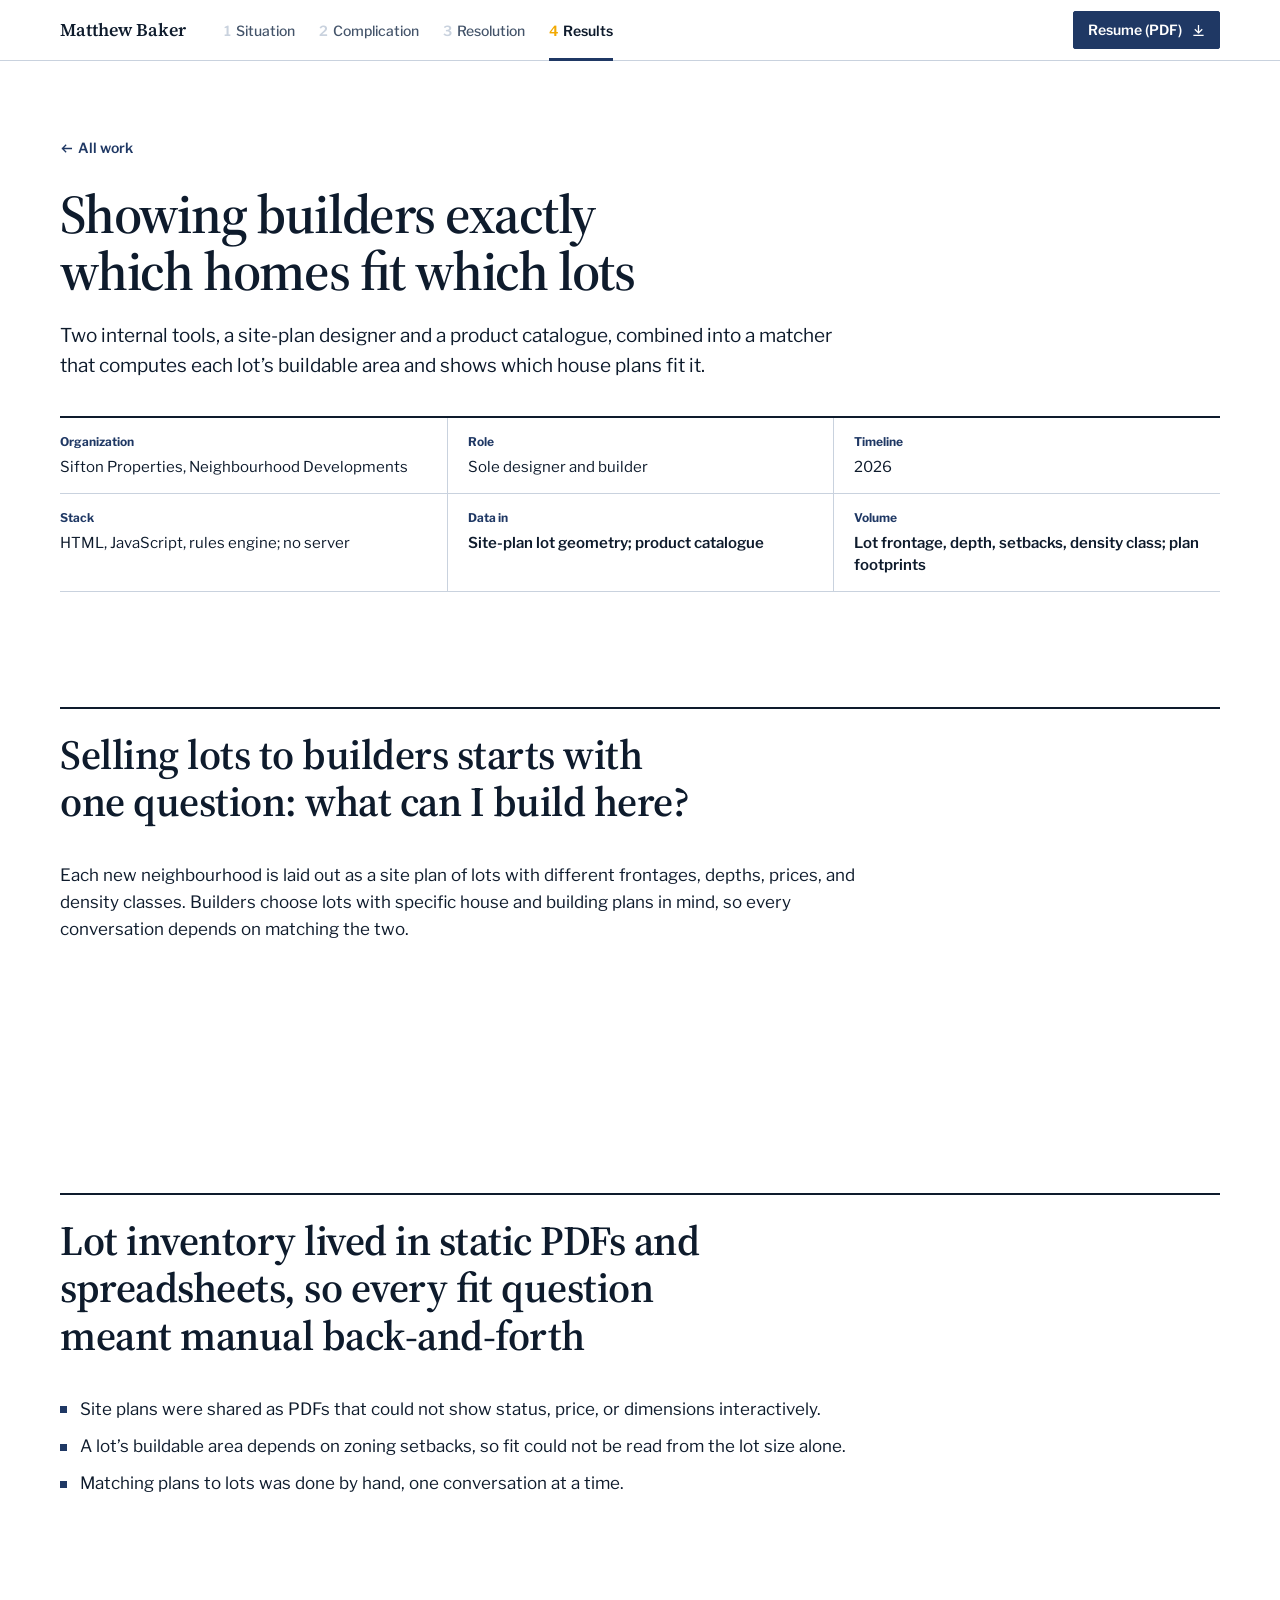
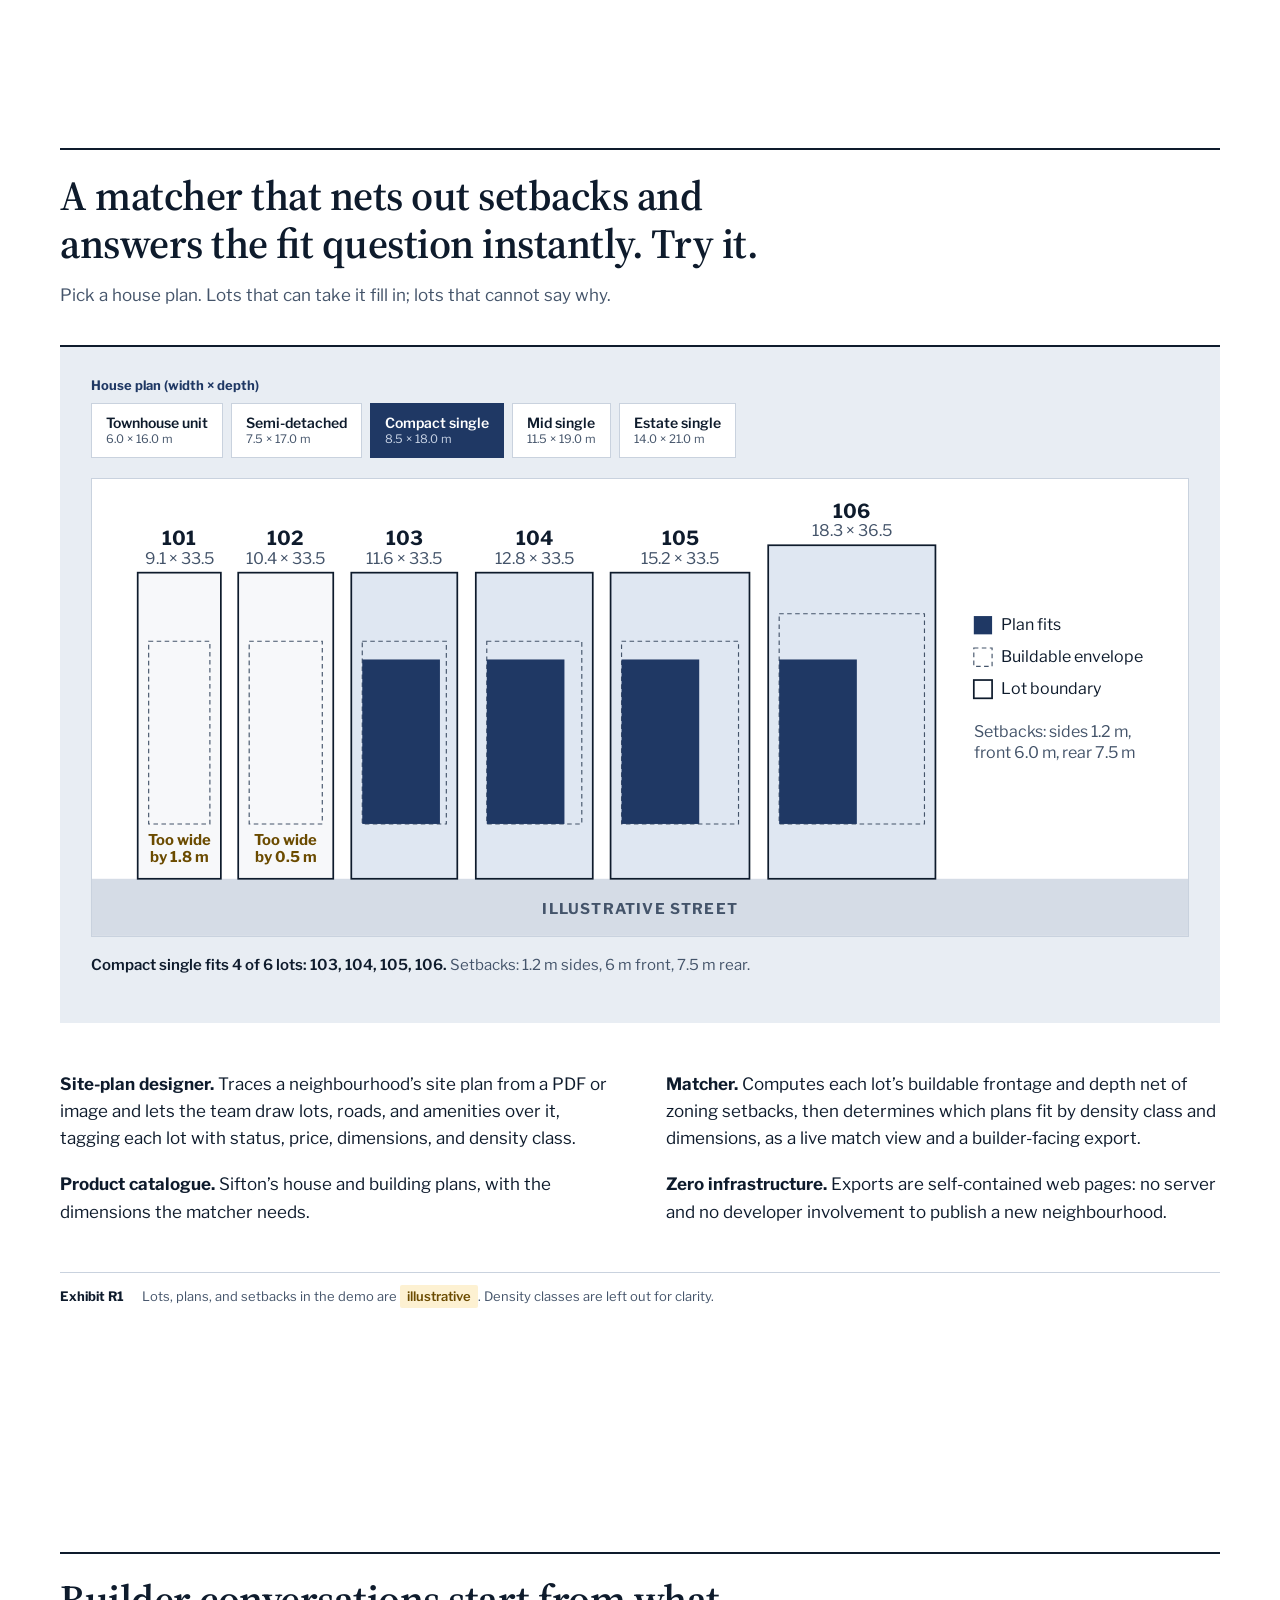
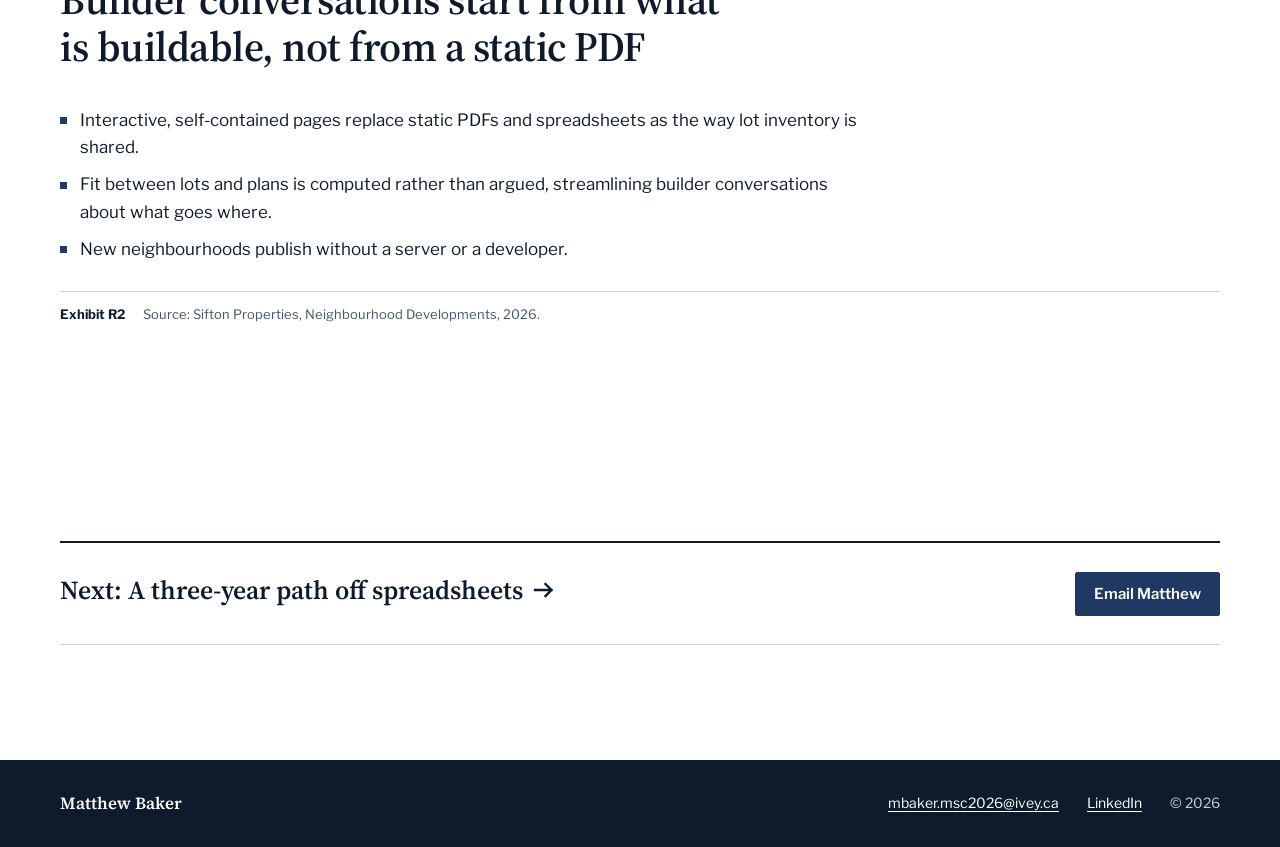
<file: work/lot-product-matcher.html>
<!doctype html>
<html lang="en">
<head>
<meta charset="utf-8">
<meta name="viewport" content="width=device-width, initial-scale=1">
<title>Lot × Product Matcher · Matthew Baker</title>
<meta name="description" content="Case study: a site-plan designer and product catalogue combined into a matcher that shows builders which house plans fit which lots, net of zoning setbacks.">
<link rel="preconnect" href="https://fonts.googleapis.com">
<link rel="preconnect" href="https://fonts.gstatic.com" crossorigin>
<link href="https://fonts.googleapis.com/css2?family=Libre+Franklin:wght@400;500;600;700&family=Source+Serif+4:opsz,wght@8..60,600;8..60,700&display=swap" rel="stylesheet">
<link rel="stylesheet" href="../styles.css">
<link rel="icon" href="data:image/svg+xml,%3Csvg xmlns='http://www.w3.org/2000/svg' viewBox='0 0 32 32'%3E%3Crect width='32' height='32' fill='%231F3864'/%3E%3Crect x='6' y='22' width='20' height='4' fill='%23F2A900'/%3E%3C/svg%3E">
</head>
<body>
<a class="skip" href="#main">Skip to content</a>

<header class="tracker">
  <span class="progress" aria-hidden="true"></span>
  <div class="wrap">
    <a class="wordmark" href="../index.html">Matthew Baker</a>
    <nav aria-label="Case study sections">
      <ol>
        <li><a href="#situation">Situation</a></li>
        <li><a href="#complication">Complication</a></li>
        <li><a href="#resolution">Resolution</a></li>
        <li><a href="#results">Results</a></li>
      </ol>
    </nav>
    <a class="btn btn-primary btn-sm arrow dl" href="../Matthew-Baker-Resume.pdf" download>Resume (PDF)</a>
  </div>
</header>

<main id="main">
<div class="case-head">
  <div class="wrap">
    <a class="back more" href="../index.html#builds">All work</a>
    <h1>Showing builders exactly which homes fit which lots</h1>
    <p class="lede">Two internal tools, a site-plan designer and a product catalogue, combined into a matcher that computes each lot’s buildable area and shows which house plans fit it.</p>
    <dl class="meta">
      <div><dt>Organization</dt><dd>Sifton Properties, Neighbourhood Developments</dd></div>
      <div><dt>Role</dt><dd>Sole designer and builder</dd></div>
      <div><dt>Timeline</dt><dd>2026</dd></div>
      <div><dt>Stack</dt><dd>HTML, JavaScript, rules engine; no server</dd></div>
      <div class="dm"><dt>Data in</dt><dd>Site-plan lot geometry; product catalogue</dd></div>
      <div class="dm"><dt>Volume</dt><dd>Lot frontage, depth, setbacks, density class; plan footprints</dd></div>
    </dl>
  </div>
</div>

<section class="exhibit" id="situation" aria-labelledby="s-t">
  <div class="wrap"><div class="frame">
    <h2 class="action" id="s-t">Selling lots to builders starts with one question: what can I build here?</h2>
    <div class="evidence prose">
      <p>Each new neighbourhood is laid out as a site plan of lots with different frontages, depths, prices, and density classes. Builders choose lots with specific house and building plans in mind, so every conversation depends on matching the two.</p>
    </div>
  </div></div>
</section>

<section class="exhibit" id="complication" aria-labelledby="c-t">
  <div class="wrap"><div class="frame">
    <h2 class="action" id="c-t">Lot inventory lived in static PDFs and spreadsheets, so every fit question meant manual back-and-forth</h2>
    <div class="evidence prose">
      <ul>
        <li>Site plans were shared as PDFs that could not show status, price, or dimensions interactively.</li>
        <li>A lot’s buildable area depends on zoning setbacks, so fit could not be read from the lot size alone.</li>
        <li>Matching plans to lots was done by hand, one conversation at a time.</li>
      </ul>
    </div>
  </div></div>
</section>

<section class="exhibit" id="resolution" aria-labelledby="r-t">
  <div class="wrap"><div class="frame">
    <h2 class="action" id="r-t">A matcher that nets out setbacks and answers the fit question instantly. Try it.</h2>
    <p class="lede">Pick a house plan. Lots that can take it fill in; lots that cannot say why.</p>

    <div class="matcher evidence" data-matcher>
      <fieldset class="plans">
        <legend>House plan (width × depth)</legend>
        <label><input type="radio" name="plan" data-w="6.0" data-d="16.0" data-name="Townhouse unit"><span class="pl">Townhouse unit<small>6.0 × 16.0 m</small></span></label>
        <label><input type="radio" name="plan" data-w="7.5" data-d="17.0" data-name="Semi-detached" ><span class="pl">Semi-detached<small>7.5 × 17.0 m</small></span></label>
        <label><input type="radio" name="plan" data-w="8.5" data-d="18.0" data-name="Compact single" checked><span class="pl">Compact single<small>8.5 × 18.0 m</small></span></label>
        <label><input type="radio" name="plan" data-w="11.5" data-d="19.0" data-name="Mid single"><span class="pl">Mid single<small>11.5 × 19.0 m</small></span></label>
        <label><input type="radio" name="plan" data-w="14.0" data-d="21.0" data-name="Estate single"><span class="pl">Estate single<small>14.0 × 21.0 m</small></span></label>
      </fieldset>

      <div class="site">
        <svg viewBox="0 0 960 400" role="img" aria-label="Six illustrative lots along a street; lots that fit the selected plan are filled">
          <rect class="road" x="0" y="350" width="960" height="50"/>
          <text class="road-l" x="480" y="381" text-anchor="middle">ILLUSTRATIVE STREET</text>
          <!-- scale: 8 px per metre; lots sit on y=350 frontage -->
          <g class="lot" data-id="101" data-w="9.1" data-d="33.5" transform="translate(40,82)">
            <rect class="parcel" width="72.8" height="268"/>
            <rect class="env" x="9.6" y="60" width="53.6" height="160"/>
            <rect class="home" data-k="8" data-b="220" x="9.6" y="60" width="0" height="0"/>
            <text class="num" x="36.4" y="-24" text-anchor="middle">101</text>
            <text class="dim" x="36.4" y="-8" text-anchor="middle">9.1 × 33.5</text>
            <text class="why" x="36.4" y="238" text-anchor="middle"></text>
          </g>
          <g class="lot" data-id="102" data-w="10.4" data-d="33.5" transform="translate(128,82)">
            <rect class="parcel" width="83.2" height="268"/>
            <rect class="env" x="9.6" y="60" width="64" height="160"/>
            <rect class="home" data-k="8" data-b="220" x="9.6" y="60" width="0" height="0"/>
            <text class="num" x="41.6" y="-24" text-anchor="middle">102</text>
            <text class="dim" x="41.6" y="-8" text-anchor="middle">10.4 × 33.5</text>
            <text class="why" x="41.6" y="238" text-anchor="middle"></text>
          </g>
          <g class="lot" data-id="103" data-w="11.6" data-d="33.5" transform="translate(227,82)">
            <rect class="parcel" width="92.8" height="268"/>
            <rect class="env" x="9.6" y="60" width="73.6" height="160"/>
            <rect class="home" data-k="8" data-b="220" x="9.6" y="60" width="0" height="0"/>
            <text class="num" x="46.4" y="-24" text-anchor="middle">103</text>
            <text class="dim" x="46.4" y="-8" text-anchor="middle">11.6 × 33.5</text>
            <text class="why" x="46.4" y="238" text-anchor="middle"></text>
          </g>
          <g class="lot" data-id="104" data-w="12.8" data-d="33.5" transform="translate(336,82)">
            <rect class="parcel" width="102.4" height="268"/>
            <rect class="env" x="9.6" y="60" width="83.2" height="160"/>
            <rect class="home" data-k="8" data-b="220" x="9.6" y="60" width="0" height="0"/>
            <text class="num" x="51.2" y="-24" text-anchor="middle">104</text>
            <text class="dim" x="51.2" y="-8" text-anchor="middle">12.8 × 33.5</text>
            <text class="why" x="51.2" y="238" text-anchor="middle"></text>
          </g>
          <g class="lot" data-id="105" data-w="15.2" data-d="33.5" transform="translate(454,82)">
            <rect class="parcel" width="121.6" height="268"/>
            <rect class="env" x="9.6" y="60" width="102.4" height="160"/>
            <rect class="home" data-k="8" data-b="220" x="9.6" y="60" width="0" height="0"/>
            <text class="num" x="60.8" y="-24" text-anchor="middle">105</text>
            <text class="dim" x="60.8" y="-8" text-anchor="middle">15.2 × 33.5</text>
            <text class="why" x="60.8" y="238" text-anchor="middle"></text>
          </g>
          <g class="lot" data-id="106" data-w="18.3" data-d="36.5" transform="translate(592,58)">
            <rect class="parcel" width="146.4" height="292"/>
            <rect class="env" x="9.6" y="60" width="127.2" height="184"/>
            <rect class="home" data-k="8" data-b="244" x="9.6" y="60" width="0" height="0"/>
            <text class="num" x="73.2" y="-24" text-anchor="middle">106</text>
            <text class="dim" x="73.2" y="-8" text-anchor="middle">18.3 × 36.5</text>
            <text class="why" x="73.2" y="262" text-anchor="middle"></text>
          </g>
          <g class="legend" transform="translate(772,120)">
            <rect width="16" height="16" fill="#1F3864"/><text x="24" y="12.5">Plan fits</text>
            <rect y="28" width="16" height="16" fill="none" stroke="#44546A" stroke-dasharray="4 3"/><text x="24" y="40.5">Buildable envelope</text>
            <rect y="56" width="16" height="16" fill="#fff" stroke="#0E1B2C" stroke-width="1.5"/><text x="24" y="68.5">Lot boundary</text>
            <text y="106" class="dim">Setbacks: sides 1.2 m,</text>
            <text y="124" class="dim">front 6.0 m, rear 7.5 m</text>
          </g>
        </svg>
      </div>
      <p class="readout" aria-live="polite"></p>
    </div>

    <div class="two spaced">
      <div class="prose">
        <p><strong>Site-plan designer.</strong> Traces a neighbourhood’s site plan from a PDF or image and lets the team draw lots, roads, and amenities over it, tagging each lot with status, price, dimensions, and density class.</p>
        <p><strong>Product catalogue.</strong> Sifton’s house and building plans, with the dimensions the matcher needs.</p>
      </div>
      <div class="prose">
        <p><strong>Matcher.</strong> Computes each lot’s buildable frontage and depth net of zoning setbacks, then determines which plans fit by density class and dimensions, as a live match view and a builder-facing export.</p>
        <p><strong>Zero infrastructure.</strong> Exports are self-contained web pages: no server and no developer involvement to publish a new neighbourhood.</p>
      </div>
    </div>

    <p class="source"><span class="no">Exhibit R1</span><span>Lots, plans, and setbacks in the demo are <span class="illus">illustrative</span>. Density classes are left out for clarity.</span></p>
  </div></div>
</section>

<section class="exhibit" id="results" aria-labelledby="x-t">
  <div class="wrap"><div class="frame">
    <h2 class="action" id="x-t">Builder conversations start from what is buildable, not from a static PDF</h2>
    <div class="evidence prose">
      <ul>
        <li>Interactive, self-contained pages replace static PDFs and spreadsheets as the way lot inventory is shared.</li>
        <li>Fit between lots and plans is computed rather than argued, streamlining builder conversations about what goes where.</li>
        <li>New neighbourhoods publish without a server or a developer.</li>
      </ul>
    </div>
    <p class="source"><span class="no">Exhibit R2</span><span>Source: Sifton Properties, Neighbourhood Developments, 2026.</span></p>
  </div></div>
</section>

<div class="wrap next-wrap">
  <div class="next-case">
    <div><a class="big more" href="technology-roadmap.html">Next: A three-year path off spreadsheets</a></div>
    <a class="btn btn-primary" href="mailto:mbaker.msc2026@ivey.ca">Email Matthew</a>
  </div>
</div>
</main>

<footer class="site-foot">
  <div class="wrap">
    <span class="fw">Matthew Baker</span>
    <a href="mailto:mbaker.msc2026@ivey.ca">mbaker.msc2026@ivey.ca</a>
    <a href="https://www.linkedin.com/in/matthew-baker-analytics">LinkedIn</a>
    <span>© 2026</span>
  </div>
</footer>
<script src="../site.js"></script>
</body>
</html>
</file>
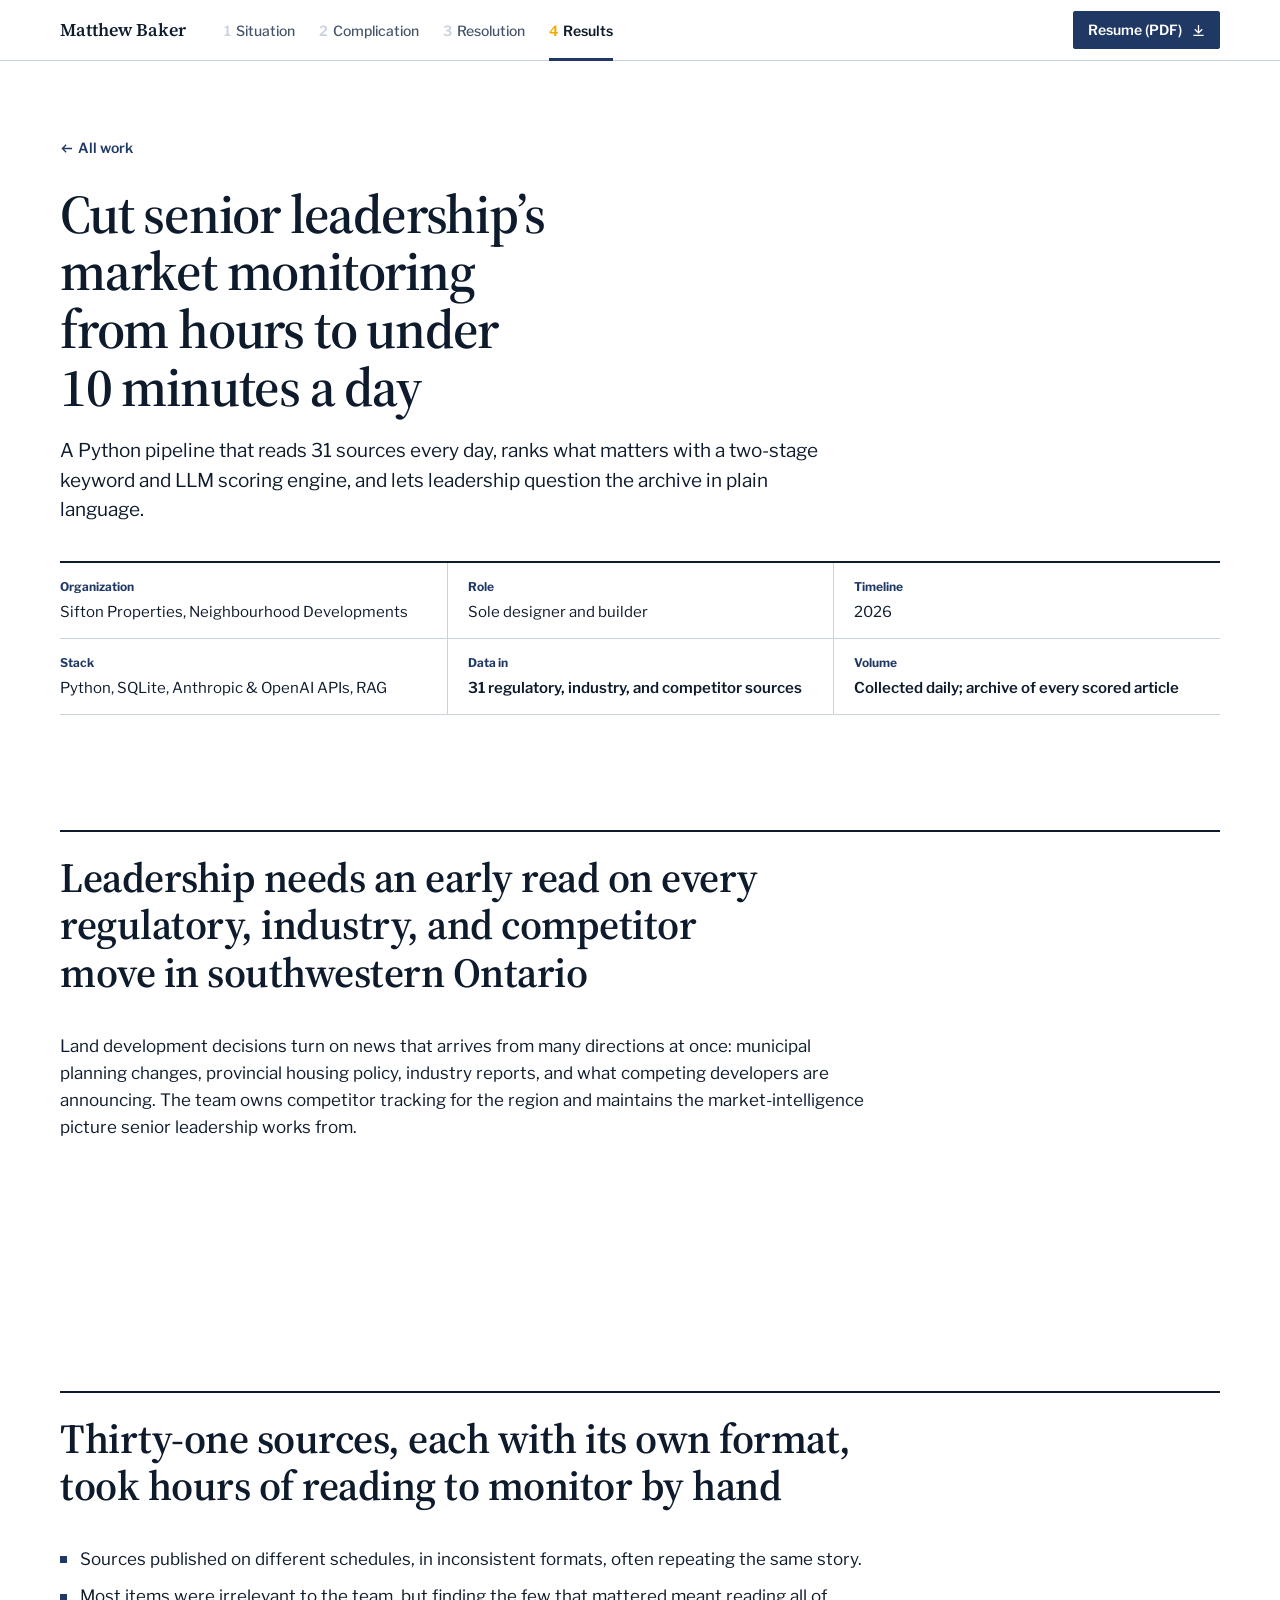
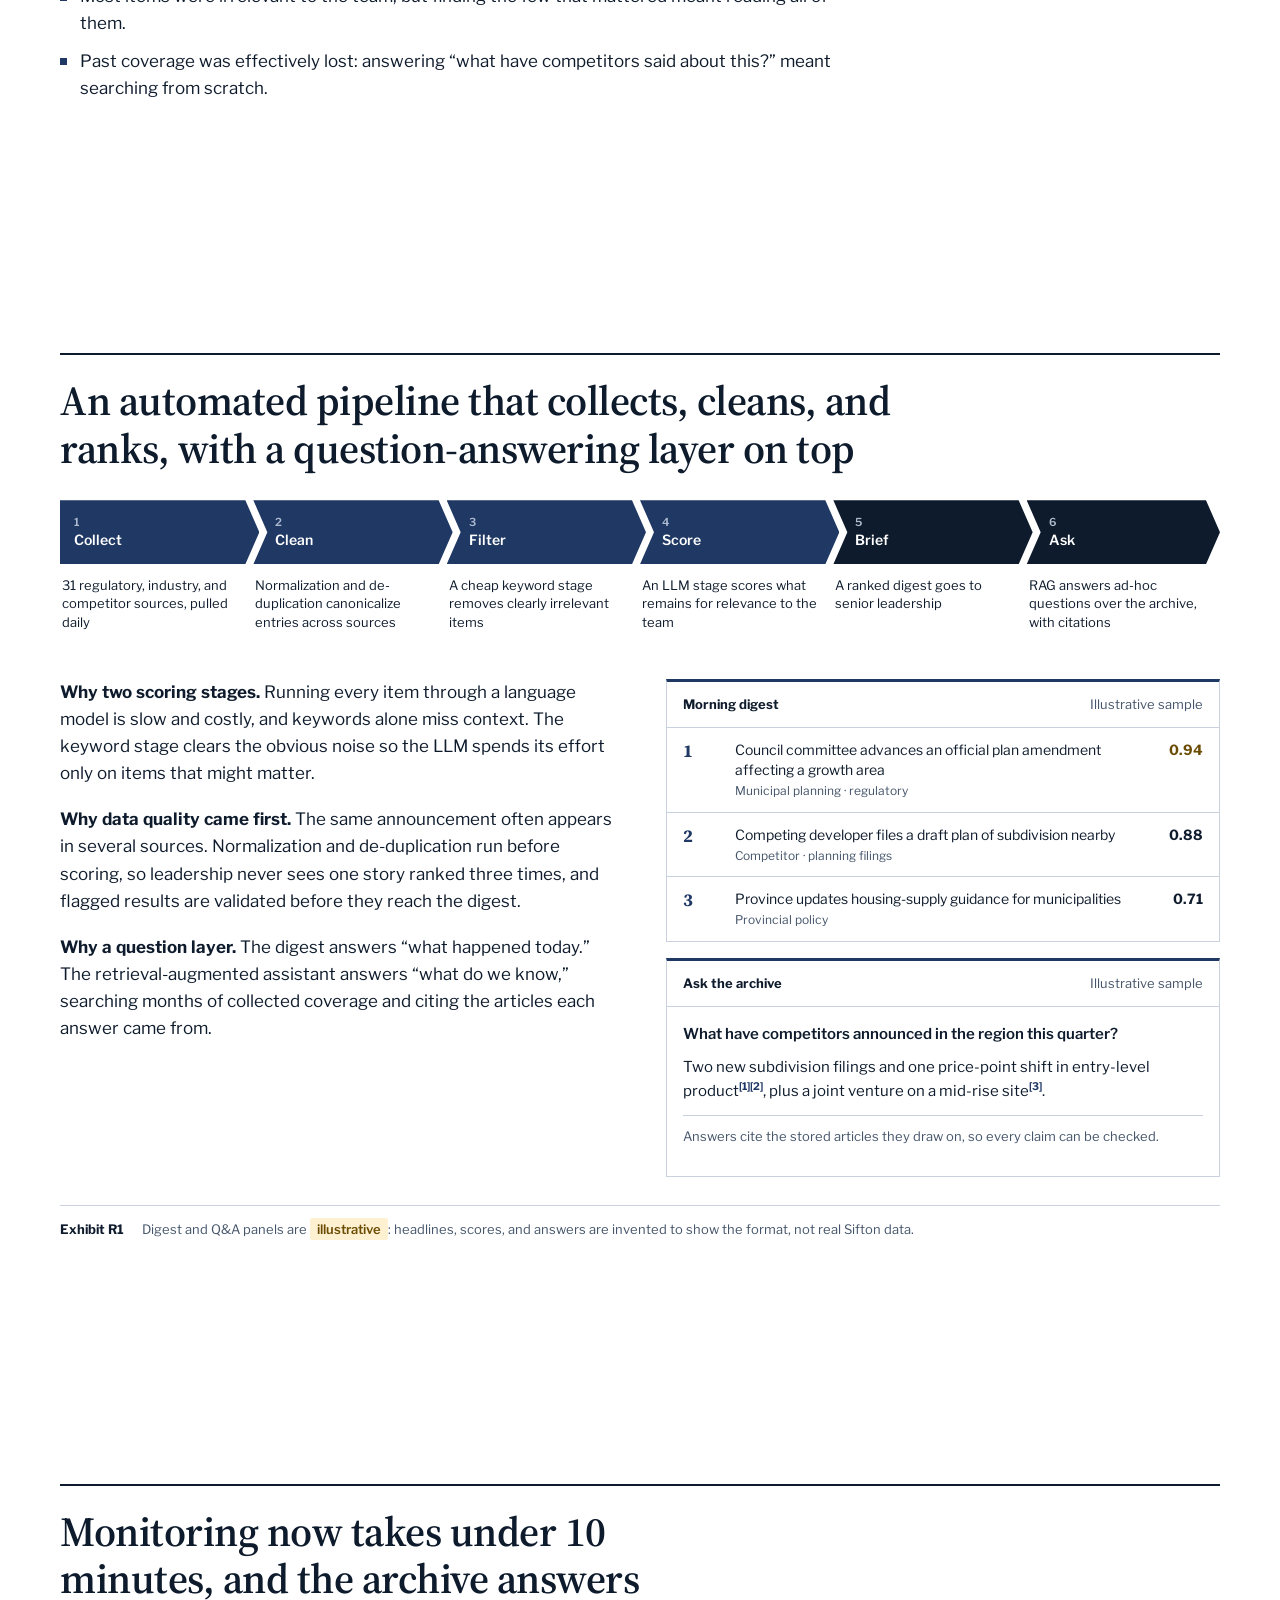
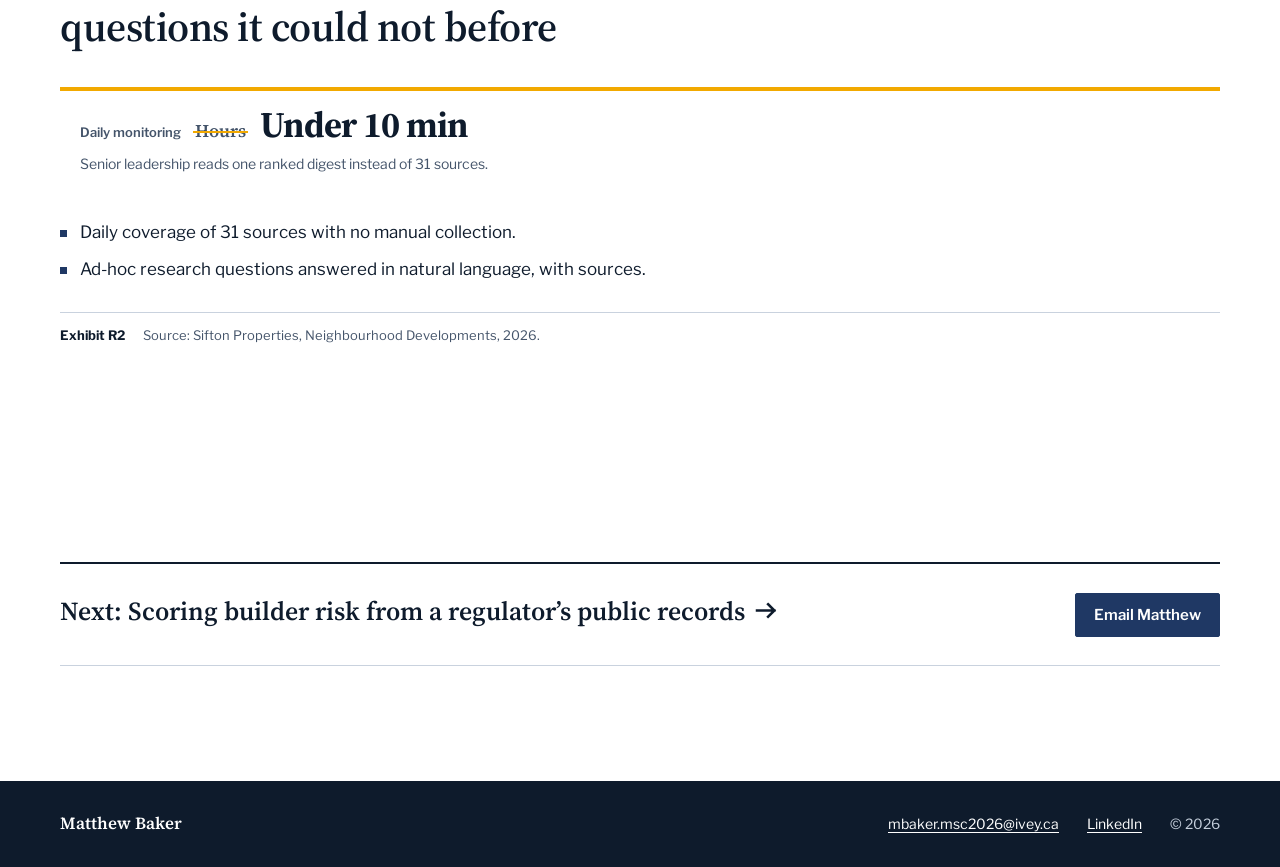
<file: work/market-intelligence.html>
<!doctype html>
<html lang="en">
<head>
<meta charset="utf-8">
<meta name="viewport" content="width=device-width, initial-scale=1">
<title>Market Intelligence Pipeline · Matthew Baker</title>
<meta name="description" content="Case study: an automated market-intelligence pipeline and RAG assistant that cut senior leadership's daily monitoring from hours to under 10 minutes.">
<link rel="preconnect" href="https://fonts.googleapis.com">
<link rel="preconnect" href="https://fonts.gstatic.com" crossorigin>
<link href="https://fonts.googleapis.com/css2?family=Libre+Franklin:wght@400;500;600;700&family=Source+Serif+4:opsz,wght@8..60,600;8..60,700&display=swap" rel="stylesheet">
<link rel="stylesheet" href="../styles.css">
<link rel="icon" href="data:image/svg+xml,%3Csvg xmlns='http://www.w3.org/2000/svg' viewBox='0 0 32 32'%3E%3Crect width='32' height='32' fill='%231F3864'/%3E%3Crect x='6' y='22' width='20' height='4' fill='%23F2A900'/%3E%3C/svg%3E">
</head>
<body>
<a class="skip" href="#main">Skip to content</a>

<header class="tracker">
  <span class="progress" aria-hidden="true"></span>
  <div class="wrap">
    <a class="wordmark" href="../index.html">Matthew Baker</a>
    <nav aria-label="Case study sections">
      <ol>
        <li><a href="#situation">Situation</a></li>
        <li><a href="#complication">Complication</a></li>
        <li><a href="#resolution">Resolution</a></li>
        <li><a href="#results">Results</a></li>
      </ol>
    </nav>
    <a class="btn btn-primary btn-sm arrow dl" href="../Matthew-Baker-Resume.pdf" download>Resume (PDF)</a>
  </div>
</header>

<main id="main">
<div class="case-head">
  <div class="wrap">
    <a class="back more" href="../index.html#builds">All work</a>
    <h1>Cut senior leadership’s market monitoring from hours to under 10 minutes a day</h1>
    <p class="lede">A Python pipeline that reads 31 sources every day, ranks what matters with a two-stage keyword and LLM scoring engine, and lets leadership question the archive in plain language.</p>
    <dl class="meta">
      <div><dt>Organization</dt><dd>Sifton Properties, Neighbourhood Developments</dd></div>
      <div><dt>Role</dt><dd>Sole designer and builder</dd></div>
      <div><dt>Timeline</dt><dd>2026</dd></div>
      <div><dt>Stack</dt><dd>Python, SQLite, Anthropic &amp; OpenAI APIs, RAG</dd></div>
      <div class="dm"><dt>Data in</dt><dd>31 regulatory, industry, and competitor sources</dd></div>
      <div class="dm"><dt>Volume</dt><dd>Collected daily; archive of every scored article</dd></div>
    </dl>
  </div>
</div>

<section class="exhibit" id="situation" aria-labelledby="s-t">
  <div class="wrap"><div class="frame">
    <h2 class="action" id="s-t">Leadership needs an early read on every regulatory, industry, and competitor move in southwestern Ontario</h2>
    <div class="evidence prose">
      <p>Land development decisions turn on news that arrives from many directions at once: municipal planning changes, provincial housing policy, industry reports, and what competing developers are announcing. The team owns competitor tracking for the region and maintains the market-intelligence picture senior leadership works from.</p>
    </div>
  </div></div>
</section>

<section class="exhibit" id="complication" aria-labelledby="c-t">
  <div class="wrap"><div class="frame">
    <h2 class="action" id="c-t">Thirty-one sources, each with its own format, took hours of reading to monitor by hand</h2>
    <div class="evidence prose">
      <ul>
        <li>Sources published on different schedules, in inconsistent formats, often repeating the same story.</li>
        <li>Most items were irrelevant to the team, but finding the few that mattered meant reading all of them.</li>
        <li>Past coverage was effectively lost: answering “what have competitors said about this?” meant searching from scratch.</li>
      </ul>
    </div>
  </div></div>
</section>

<section class="exhibit" id="resolution" aria-labelledby="r-t">
  <div class="wrap"><div class="frame">
    <h2 class="action" id="r-t">An automated pipeline that collects, cleans, and ranks, with a question-answering layer on top</h2>

    <ol class="flow evidence" aria-label="Pipeline stages">
      <li><span class="chev"><span><b>1</b>Collect</span></span><p>31 regulatory, industry, and competitor sources, pulled daily</p></li>
      <li><span class="chev"><span><b>2</b>Clean</span></span><p>Normalization and de-duplication canonicalize entries across sources</p></li>
      <li><span class="chev"><span><b>3</b>Filter</span></span><p>A cheap keyword stage removes clearly irrelevant items</p></li>
      <li><span class="chev"><span><b>4</b>Score</span></span><p>An LLM stage scores what remains for relevance to the team</p></li>
      <li><span class="chev"><span><b>5</b>Brief</span></span><p>A ranked digest goes to senior leadership</p></li>
      <li><span class="chev"><span><b>6</b>Ask</span></span><p>RAG answers ad-hoc questions over the archive, with citations</p></li>
    </ol>

    <div class="two spaced">
      <div class="prose">
        <p><strong>Why two scoring stages.</strong> Running every item through a language model is slow and costly, and keywords alone miss context. The keyword stage clears the obvious noise so the LLM spends its effort only on items that might matter.</p>
        <p><strong>Why data quality came first.</strong> The same announcement often appears in several sources. Normalization and de-duplication run before scoring, so leadership never sees one story ranked three times, and flagged results are validated before they reach the digest.</p>
        <p><strong>Why a question layer.</strong> The digest answers “what happened today.” The retrieval-augmented assistant answers “what do we know,” searching months of collected coverage and citing the articles each answer came from.</p>
      </div>
      <div>
        <div class="digest" aria-label="Illustrative sample of a ranked digest">
          <header>Morning digest<span>Illustrative sample</span></header>
          <ol>
            <li><span class="rk">1</span><span>Council committee advances an official plan amendment affecting a growth area<span class="tg">Municipal planning · regulatory</span></span><span class="sc">0.94</span></li>
            <li><span class="rk">2</span><span>Competing developer files a draft plan of subdivision nearby<span class="tg">Competitor · planning filings</span></span><span class="sc">0.88</span></li>
            <li><span class="rk">3</span><span>Province updates housing-supply guidance for municipalities<span class="tg">Provincial policy</span></span><span class="sc">0.71</span></li>
          </ol>
        </div>
        <div class="digest" aria-label="Illustrative sample of a question and cited answer">
          <header>Ask the archive<span>Illustrative sample</span></header>
          <div class="qa">
            <p class="q">What have competitors announced in the region this quarter?</p>
            <p class="a">Two new subdivision filings and one price-point shift in entry-level product<sup>[1]</sup><sup>[2]</sup>, plus a joint venture on a mid-rise site<sup>[3]</sup>.</p>
            <p class="cites">Answers cite the stored articles they draw on, so every claim can be checked.</p>
          </div>
        </div>
      </div>
    </div>

    <p class="source"><span class="no">Exhibit R1</span><span>Digest and Q&amp;A panels are <span class="illus">illustrative</span>: headlines, scores, and answers are invented to show the format, not real Sifton data.</span></p>
  </div></div>
</section>

<section class="exhibit" id="results" aria-labelledby="x-t">
  <div class="wrap"><div class="frame">
    <h2 class="action" id="x-t">Monitoring now takes under 10 minutes, and the archive answers questions it could not before</h2>
    <div class="evidence">
      <div class="result flush">
        <div class="pair"><span class="lbl">Daily monitoring</span><span class="was">Hours</span><span class="now">Under 10 min</span></div>
        <p>Senior leadership reads one ranked digest instead of 31 sources.</p>
      </div>
      <div class="prose spaced">
        <ul>
          <li>Daily coverage of 31 sources with no manual collection.</li>
          <li>Ad-hoc research questions answered in natural language, with sources.</li>
        </ul>
      </div>
    </div>
    <p class="source"><span class="no">Exhibit R2</span><span>Source: Sifton Properties, Neighbourhood Developments, 2026.</span></p>
  </div></div>
</section>

<div class="wrap next-wrap">
  <div class="next-case">
    <div><a class="big more" href="builder-risk-register.html">Next: Scoring builder risk from a regulator’s public records</a></div>
    <a class="btn btn-primary" href="mailto:mbaker.msc2026@ivey.ca">Email Matthew</a>
  </div>
</div>
</main>

<footer class="site-foot">
  <div class="wrap">
    <span class="fw">Matthew Baker</span>
    <a href="mailto:mbaker.msc2026@ivey.ca">mbaker.msc2026@ivey.ca</a>
    <a href="https://www.linkedin.com/in/matthew-baker-analytics">LinkedIn</a>
    <span>© 2026</span>
  </div>
</footer>
<script src="../site.js"></script>
</body>
</html>
</file>
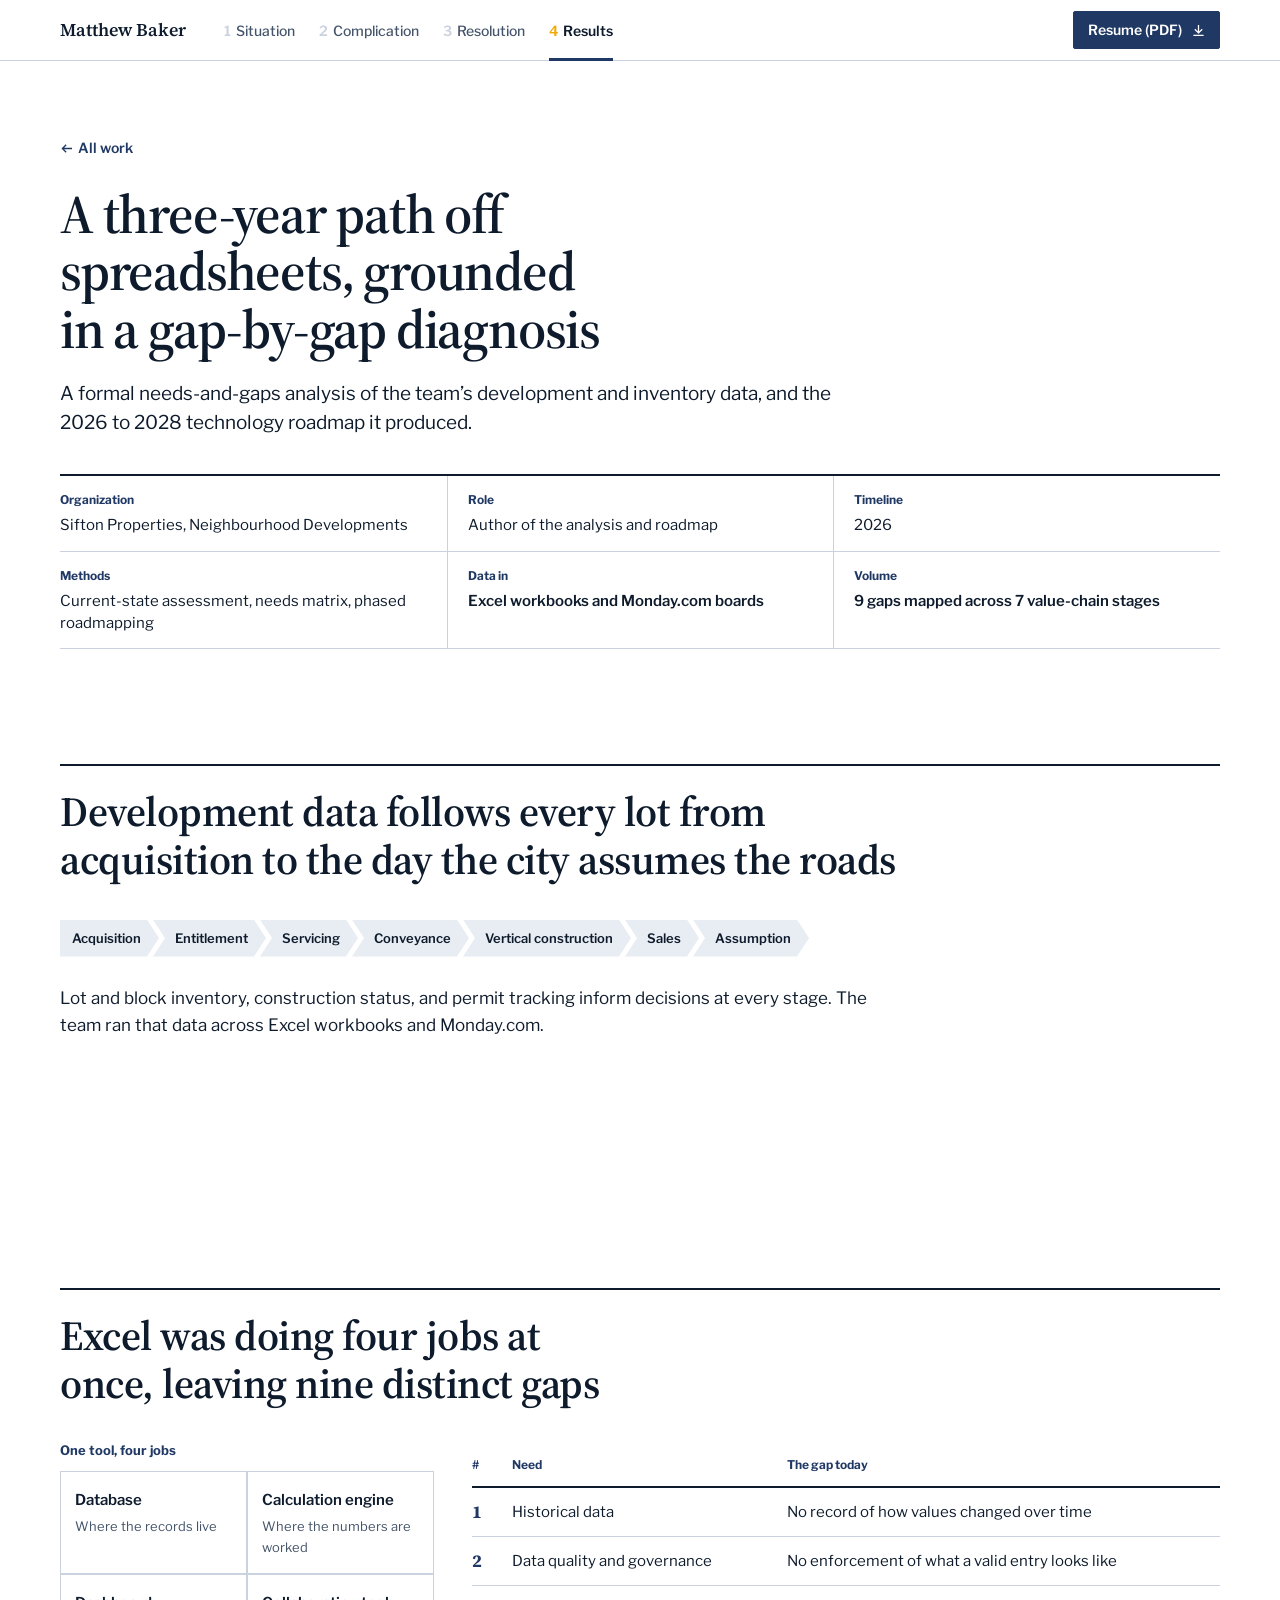
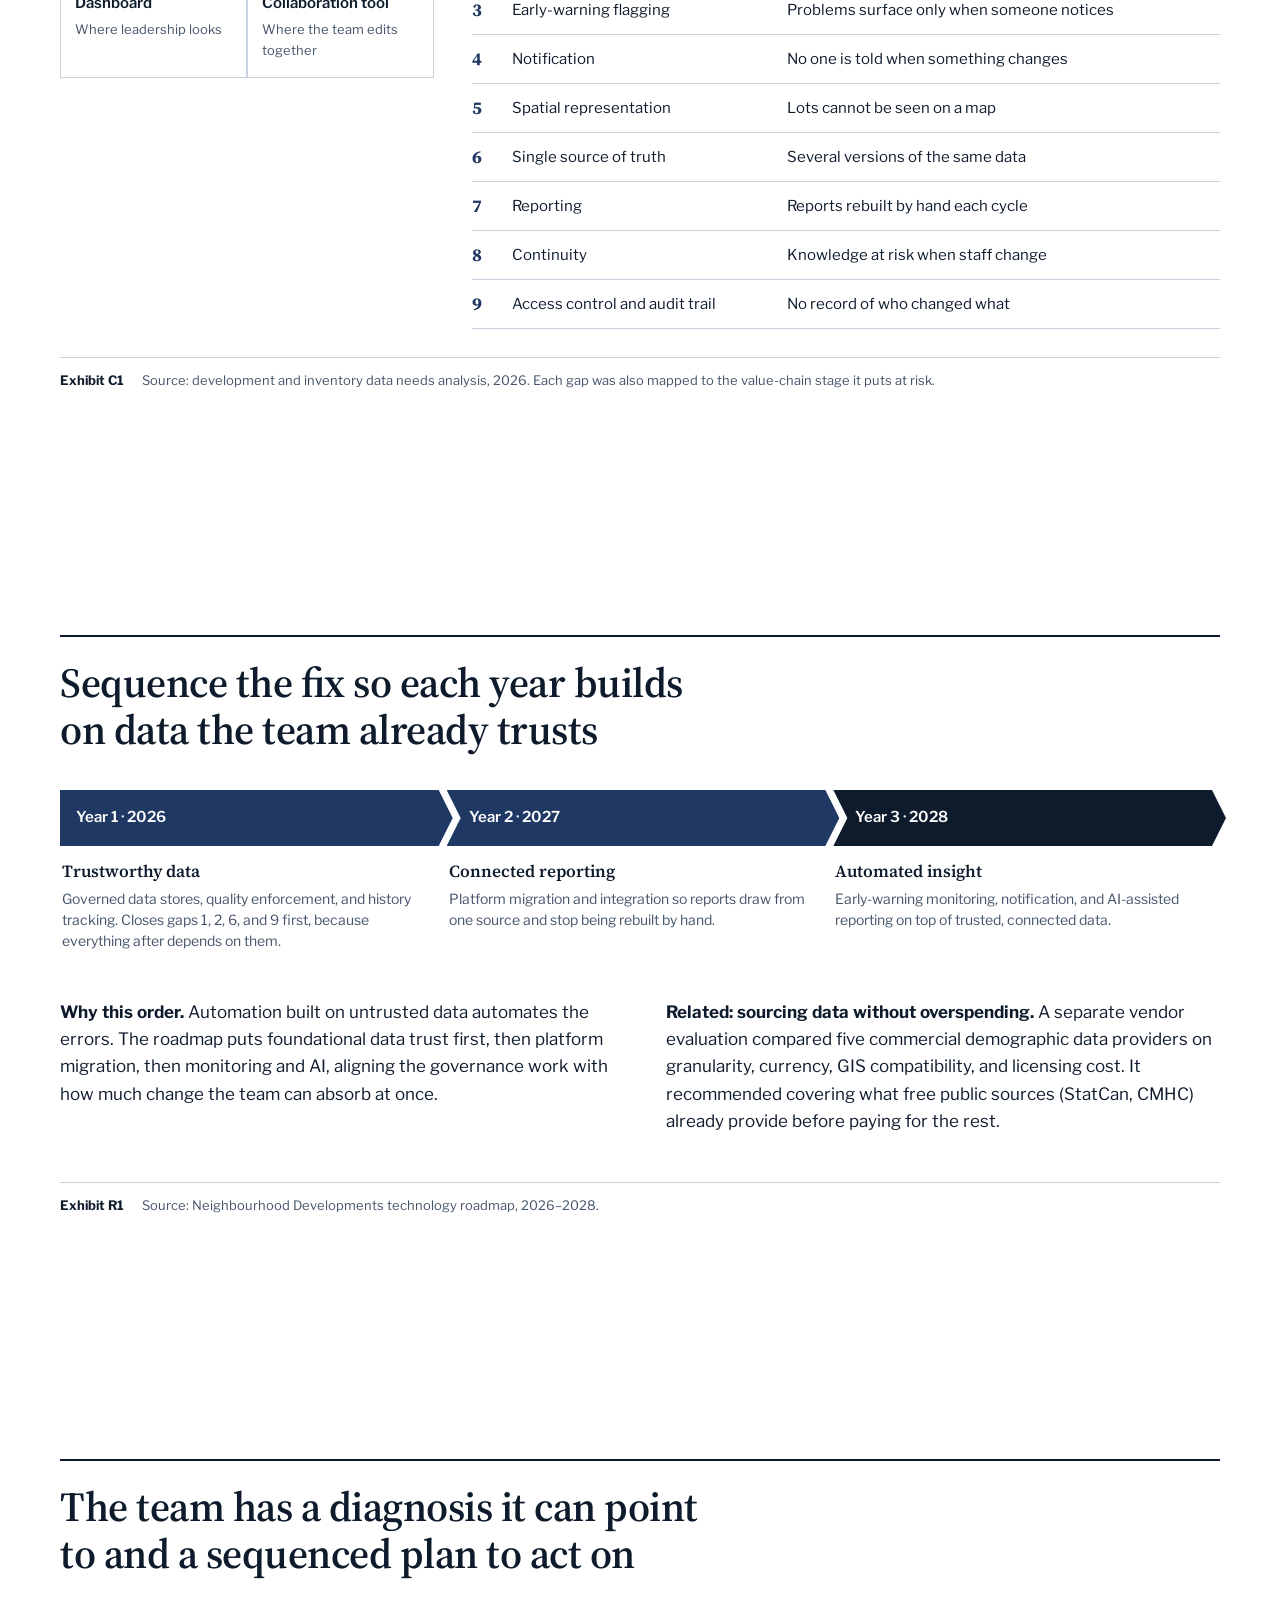
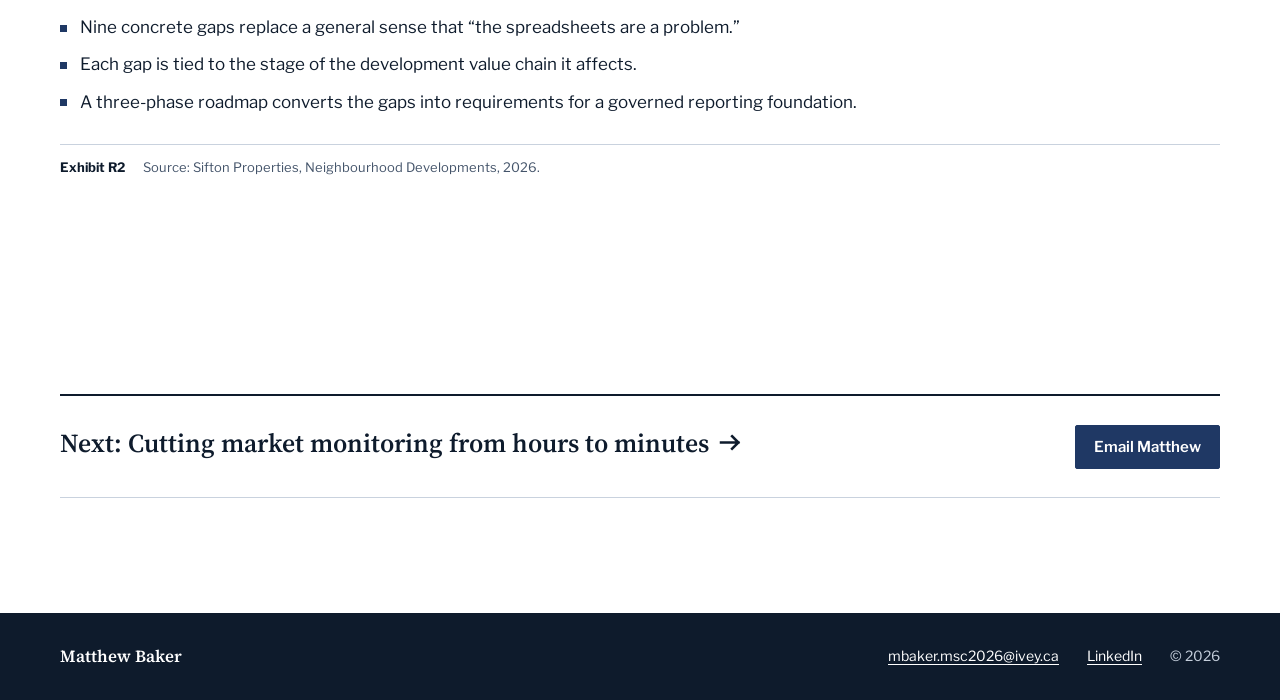
<file: work/technology-roadmap.html>
<!doctype html>
<html lang="en">
<head>
<meta charset="utf-8">
<meta name="viewport" content="width=device-width, initial-scale=1">
<title>Technology Roadmap · Matthew Baker</title>
<meta name="description" content="Case study: a needs-and-gaps analysis and three-year technology roadmap moving a real estate development team from spreadsheets to governed, automated reporting.">
<link rel="preconnect" href="https://fonts.googleapis.com">
<link rel="preconnect" href="https://fonts.gstatic.com" crossorigin>
<link href="https://fonts.googleapis.com/css2?family=Libre+Franklin:wght@400;500;600;700&family=Source+Serif+4:opsz,wght@8..60,600;8..60,700&display=swap" rel="stylesheet">
<link rel="stylesheet" href="../styles.css">
<link rel="icon" href="data:image/svg+xml,%3Csvg xmlns='http://www.w3.org/2000/svg' viewBox='0 0 32 32'%3E%3Crect width='32' height='32' fill='%231F3864'/%3E%3Crect x='6' y='22' width='20' height='4' fill='%23F2A900'/%3E%3C/svg%3E">
</head>
<body>
<a class="skip" href="#main">Skip to content</a>

<header class="tracker">
  <span class="progress" aria-hidden="true"></span>
  <div class="wrap">
    <a class="wordmark" href="../index.html">Matthew Baker</a>
    <nav aria-label="Case study sections">
      <ol>
        <li><a href="#situation">Situation</a></li>
        <li><a href="#complication">Complication</a></li>
        <li><a href="#resolution">Resolution</a></li>
        <li><a href="#results">Results</a></li>
      </ol>
    </nav>
    <a class="btn btn-primary btn-sm arrow dl" href="../Matthew-Baker-Resume.pdf" download>Resume (PDF)</a>
  </div>
</header>

<main id="main">
<div class="case-head">
  <div class="wrap">
    <a class="back more" href="../index.html#strategy">All work</a>
    <h1>A three-year path off spreadsheets, grounded in a gap-by-gap diagnosis</h1>
    <p class="lede">A formal needs-and-gaps analysis of the team’s development and inventory data, and the 2026 to 2028 technology roadmap it produced.</p>
    <dl class="meta">
      <div><dt>Organization</dt><dd>Sifton Properties, Neighbourhood Developments</dd></div>
      <div><dt>Role</dt><dd>Author of the analysis and roadmap</dd></div>
      <div><dt>Timeline</dt><dd>2026</dd></div>
      <div><dt>Methods</dt><dd>Current-state assessment, needs matrix, phased roadmapping</dd></div>
      <div class="dm"><dt>Data in</dt><dd>Excel workbooks and Monday.com boards</dd></div>
      <div class="dm"><dt>Volume</dt><dd>9 gaps mapped across 7 value-chain stages</dd></div>
    </dl>
  </div>
</div>

<section class="exhibit" id="situation" aria-labelledby="s-t">
  <div class="wrap"><div class="frame">
    <h2 class="action" id="s-t">Development data follows every lot from acquisition to the day the city assumes the roads</h2>
    <div class="evidence">
      <ol class="chain" aria-label="Development value chain">
        <li>Acquisition</li><li>Entitlement</li><li>Servicing</li><li>Conveyance</li><li>Vertical construction</li><li>Sales</li><li>Assumption</li>
      </ol>
      <div class="prose spaced">
        <p>Lot and block inventory, construction status, and permit tracking inform decisions at every stage. The team ran that data across Excel workbooks and Monday.com.</p>
      </div>
    </div>
  </div></div>
</section>

<section class="exhibit" id="complication" aria-labelledby="c-t">
  <div class="wrap"><div class="frame">
    <h2 class="action" id="c-t">Excel was doing four jobs at once, leaving nine distinct gaps</h2>
    <div class="evidence strat">
      <div class="jobs">
        <h3>One tool, four jobs</h3>
        <ul>
          <li>Database<span>Where the records live</span></li>
          <li>Calculation engine<span>Where the numbers are worked</span></li>
          <li>Dashboard<span>Where leadership looks</span></li>
          <li>Collaboration tool<span>Where the team edits together</span></li>
        </ul>
      </div>
      <div class="table-scroll">
        <table class="gaps">
          <thead><tr><th scope="col">#</th><th scope="col">Need</th><th scope="col">The gap today</th></tr></thead>
          <tbody>
            <tr><td>1</td><td>Historical data</td><td>No record of how values changed over time</td></tr>
            <tr><td>2</td><td>Data quality and governance</td><td>No enforcement of what a valid entry looks like</td></tr>
            <tr><td>3</td><td>Early-warning flagging</td><td>Problems surface only when someone notices</td></tr>
            <tr><td>4</td><td>Notification</td><td>No one is told when something changes</td></tr>
            <tr><td>5</td><td>Spatial representation</td><td>Lots cannot be seen on a map</td></tr>
            <tr><td>6</td><td>Single source of truth</td><td>Several versions of the same data</td></tr>
            <tr><td>7</td><td>Reporting</td><td>Reports rebuilt by hand each cycle</td></tr>
            <tr><td>8</td><td>Continuity</td><td>Knowledge at risk when staff change</td></tr>
            <tr><td>9</td><td>Access control and audit trail</td><td>No record of who changed what</td></tr>
          </tbody>
        </table>
      </div>
    </div>
    <p class="source"><span class="no">Exhibit C1</span><span>Source: development and inventory data needs analysis, 2026. Each gap was also mapped to the value-chain stage it puts at risk.</span></p>
  </div></div>
</section>

<section class="exhibit" id="resolution" aria-labelledby="r-t">
  <div class="wrap"><div class="frame">
    <h2 class="action" id="r-t">Sequence the fix so each year builds on data the team already trusts</h2>
    <div class="evidence phases">
      <ol>
        <li class="phase"><span class="chev">Year 1 · 2026</span><h3 class="ph">Trustworthy data</h3><p>Governed data stores, quality enforcement, and history tracking. Closes gaps 1, 2, 6, and 9 first, because everything after depends on them.</p></li>
        <li class="phase"><span class="chev">Year 2 · 2027</span><h3 class="ph">Connected reporting</h3><p>Platform migration and integration so reports draw from one source and stop being rebuilt by hand.</p></li>
        <li class="phase"><span class="chev">Year 3 · 2028</span><h3 class="ph">Automated insight</h3><p>Early-warning monitoring, notification, and AI-assisted reporting on top of trusted, connected data.</p></li>
      </ol>
    </div>
    <div class="two spaced">
      <div class="prose">
        <p><strong>Why this order.</strong> Automation built on untrusted data automates the errors. The roadmap puts foundational data trust first, then platform migration, then monitoring and AI, aligning the governance work with how much change the team can absorb at once.</p>
      </div>
      <div class="prose">
        <p><strong>Related: sourcing data without overspending.</strong> A separate vendor evaluation compared five commercial demographic data providers on granularity, currency, GIS compatibility, and licensing cost. It recommended covering what free public sources (StatCan, CMHC) already provide before paying for the rest.</p>
      </div>
    </div>
    <p class="source"><span class="no">Exhibit R1</span><span>Source: Neighbourhood Developments technology roadmap, 2026–2028.</span></p>
  </div></div>
</section>

<section class="exhibit" id="results" aria-labelledby="x-t">
  <div class="wrap"><div class="frame">
    <h2 class="action" id="x-t">The team has a diagnosis it can point to and a sequenced plan to act on</h2>
    <div class="evidence prose">
      <ul>
        <li>Nine concrete gaps replace a general sense that “the spreadsheets are a problem.”</li>
        <li>Each gap is tied to the stage of the development value chain it affects.</li>
        <li>A three-phase roadmap converts the gaps into requirements for a governed reporting foundation.</li>
      </ul>
    </div>
    <p class="source"><span class="no">Exhibit R2</span><span>Source: Sifton Properties, Neighbourhood Developments, 2026.</span></p>
  </div></div>
</section>

<div class="wrap next-wrap">
  <div class="next-case">
    <div><a class="big more" href="market-intelligence.html">Next: Cutting market monitoring from hours to minutes</a></div>
    <a class="btn btn-primary" href="mailto:mbaker.msc2026@ivey.ca">Email Matthew</a>
  </div>
</div>
</main>

<footer class="site-foot">
  <div class="wrap">
    <span class="fw">Matthew Baker</span>
    <a href="mailto:mbaker.msc2026@ivey.ca">mbaker.msc2026@ivey.ca</a>
    <a href="https://www.linkedin.com/in/matthew-baker-analytics">LinkedIn</a>
    <span>© 2026</span>
  </div>
</footer>
<script src="../site.js"></script>
</body>
</html>
</file>
<file: styles.css>
/* Matthew Baker — site styles */

:root {
  --paper: #ffffff;
  --ink: #0e1b2c;
  --navy: #1f3864;
  --navy-deep: #16294a;
  --slate: #e8edf3;
  --slate-2: #f4f6f9;
  --band: #eef2f7;
  --muted: #44546a;
  --rule: #c9d2de;
  --amber: #f2a900;
  --amber-soft: #fdf1d2;
  --data: #2f5daa;

  --serif: "Source Serif 4", Georgia, "Times New Roman", serif;
  --sans: "Libre Franklin", "Segoe UI", system-ui, sans-serif;

  --gutter: clamp(16px, 4vw, 40px);
  --max: 1240px;
  --tracker-h: 60px;
  --ease: cubic-bezier(0.16, 1, 0.3, 1);

  color-scheme: light;
}

*,
*::before,
*::after { box-sizing: border-box; }

html {
  scroll-behavior: smooth;
  scroll-padding-top: calc(var(--tracker-h) + 24px);
  scrollbar-color: var(--muted) var(--slate);
  -webkit-text-size-adjust: 100%;
}

body {
  margin: 0;
  background: var(--paper);
  color: var(--ink);
  font: 400 1.0625rem/1.6 var(--sans);
  font-feature-settings: "kern", "liga";
  caret-color: var(--navy);
}

::selection { background: var(--amber); color: var(--ink); }

img, svg { display: block; max-width: 100%; }

a {
  color: var(--navy);
  text-decoration-thickness: 1px;
  text-underline-offset: 0.2em;
}
a:hover { text-decoration-thickness: 2px; }

:focus-visible {
  outline: 2px solid var(--navy);
  outline-offset: 3px;
  border-radius: 2px;
}

h1, h2, h3 {
  font-family: var(--serif);
  font-optical-sizing: auto;
  font-weight: 600;
  color: var(--ink);
  text-wrap: balance;
  margin: 0;
}

p { margin: 0 0 1em; }
ul, ol { margin: 0; padding: 0; }

.wrap {
  width: 100%;
  max-width: var(--max);
  margin: 0 auto;
  padding: 0 var(--gutter);
}

.skip {
  position: absolute;
  left: -999px;
  top: 8px;
  background: var(--navy);
  color: #fff;
  padding: 8px 14px;
  z-index: 100;
}
.skip:focus { left: 8px; }

/* ---------- Deck tracker (navigation) ---------- */

.tracker {
  position: sticky;
  top: 0;
  z-index: 50;
  background: var(--paper);
  border-bottom: 1px solid var(--rule);
}
.tracker .wrap {
  display: flex;
  align-items: center;
  gap: 28px;
  min-height: var(--tracker-h);
}
.wordmark {
  font: 600 1.125rem/1 var(--serif);
  color: var(--ink);
  text-decoration: none;
  white-space: nowrap;
}
.tracker nav { flex: 1; min-width: 0; }
.tracker ol {
  list-style: none;
  display: flex;
  gap: 4px;
  counter-reset: tab;
}
.tracker ol a {
  display: block;
  position: relative;
  padding: 20px 10px 18px;
  font-size: 0.875rem;
  font-weight: 500;
  color: var(--muted);
  text-decoration: none;
  white-space: nowrap;
  font-variant-numeric: tabular-nums;
}
.tracker ol a::before {
  counter-increment: tab;
  content: counter(tab) " ";
  color: var(--rule);
  font-weight: 600;
  margin-right: 2px;
}
.tracker ol a::after {
  content: "";
  position: absolute;
  left: 10px;
  right: 10px;
  bottom: -1px;
  height: 3px;
  background: var(--navy);
  transform: scaleX(0);
  transform-origin: left;
  transition: transform 0.45s var(--ease);
}
.tracker ol a:hover { color: var(--ink); }
.tracker ol a[aria-current="true"] { color: var(--ink); font-weight: 600; }
.tracker ol a[aria-current="true"]::before { color: var(--amber); }
.tracker ol a[aria-current="true"]::after { transform: scaleX(1); }

/* ---------- Buttons ---------- */

.btn {
  display: inline-flex;
  align-items: center;
  gap: 10px;
  min-height: 44px;
  padding: 10px 18px;
  font: 600 0.9375rem/1.2 var(--sans);
  text-decoration: none;
  border: 1.5px solid var(--navy);
  border-radius: 2px;
  transition: background-color 0.2s, color 0.2s, box-shadow 0.2s;
  white-space: nowrap;
}
.btn-primary { background: var(--navy); color: #fff; }
.btn-primary:hover { background: var(--navy-deep); box-shadow: 0 6px 16px -8px rgba(14, 27, 44, 0.55); }
.btn-ghost { background: transparent; color: var(--navy); }
.btn-ghost:hover { background: var(--slate); }
.btn-sm { min-height: 38px; padding: 8px 14px; font-size: 0.875rem; }

.arrow::after,
.more::after {
  content: "";
  display: inline-block;
  width: 0.95em;
  height: 0.95em;
  margin-left: 0.35em;
  vertical-align: -0.12em;
  background: currentColor;
  -webkit-mask: url("data:image/svg+xml,%3Csvg xmlns='http://www.w3.org/2000/svg' viewBox='0 0 16 16' fill='none' stroke='%23000' stroke-width='1.6' stroke-linecap='square'%3E%3Cpath d='M2 8h11M9 4l4 4-4 4'/%3E%3C/svg%3E") center / contain no-repeat;
          mask: url("data:image/svg+xml,%3Csvg xmlns='http://www.w3.org/2000/svg' viewBox='0 0 16 16' fill='none' stroke='%23000' stroke-width='1.6' stroke-linecap='square'%3E%3Cpath d='M2 8h11M9 4l4 4-4 4'/%3E%3C/svg%3E") center / contain no-repeat;
  transition: transform 0.25s var(--ease);
}
.btn.arrow::after { margin-left: 0; }
.dl::after {
  -webkit-mask-image: url("data:image/svg+xml,%3Csvg xmlns='http://www.w3.org/2000/svg' viewBox='0 0 16 16' fill='none' stroke='%23000' stroke-width='1.6' stroke-linecap='square'%3E%3Cpath d='M8 2v9M4 7l4 4 4-4M2.5 14h11'/%3E%3C/svg%3E");
          mask-image: url("data:image/svg+xml,%3Csvg xmlns='http://www.w3.org/2000/svg' viewBox='0 0 16 16' fill='none' stroke='%23000' stroke-width='1.6' stroke-linecap='square'%3E%3Cpath d='M8 2v9M4 7l4 4 4-4M2.5 14h11'/%3E%3C/svg%3E");
}
a:hover.arrow::after,
a:hover.more::after { transform: translateX(3px); }
a:hover.dl::after { transform: translateY(2px); }
.back::after { content: none; }
.back::before {
  content: "";
  display: inline-block;
  width: 0.95em;
  height: 0.95em;
  margin-right: 0.35em;
  vertical-align: -0.12em;
  background: currentColor;
  -webkit-mask: url("data:image/svg+xml,%3Csvg xmlns='http://www.w3.org/2000/svg' viewBox='0 0 16 16' fill='none' stroke='%23000' stroke-width='1.6' stroke-linecap='square'%3E%3Cpath d='M14 8H3M7 4 3 8l4 4'/%3E%3C/svg%3E") center / contain no-repeat;
          mask: url("data:image/svg+xml,%3Csvg xmlns='http://www.w3.org/2000/svg' viewBox='0 0 16 16' fill='none' stroke='%23000' stroke-width='1.6' stroke-linecap='square'%3E%3Cpath d='M14 8H3M7 4 3 8l4 4'/%3E%3C/svg%3E") center / contain no-repeat;
}

.more { font-weight: 600; text-decoration: none; }
.more:hover { text-decoration: underline; }

/* ---------- Exhibit frame ---------- */

.exhibit {
  padding: clamp(64px, 9vw, 120px) 0;
}
/* Alternate full-bleed bands so each exhibit reads as its own slide. */
.exhibit.band { background: var(--band); }
.band .matrix tbody th { background: var(--band); }
.band .matrix tbody tr:hover th { background: var(--slate-2); }.exhibit > .wrap > .frame {
  border-top: 2px solid var(--ink);
  padding-top: 22px;
}
.action {
  font-size: clamp(1.75rem, 1.8vw + 1.15rem, 2.75rem);
  line-height: 1.15;
  letter-spacing: -0.012em;
  max-width: 40ch;
}
.lede {
  margin-top: 14px;
  max-width: 68ch;
  color: var(--muted);
}
.evidence { margin-top: 36px; }
.source {
  display: flex;
  flex-wrap: wrap;
  gap: 4px 18px;
  align-items: baseline;
  margin-top: 28px;
  padding-top: 12px;
  border-top: 1px solid var(--rule);
  font-size: 0.8125rem;
  color: var(--muted);
}
.source .no {
  font-weight: 700;
  color: var(--ink);
  font-variant-numeric: tabular-nums;
}
.source .end { margin-left: auto; }
.illus {
  display: inline-block;
  padding: 1px 7px;
  background: var(--amber-soft);
  color: #6b4b00;
  font-weight: 600;
  border-radius: 2px;
}

/* ---------- Cover (first viewport) ---------- */

.cover {
  padding: clamp(32px, 5vw, 64px) 0 clamp(64px, 9vw, 120px);
}
.cover .wrap {
  display: grid;
  grid-template-columns: repeat(12, minmax(0, 1fr));
  gap: 24px clamp(24px, 3vw, 48px);
  align-items: start;
}
.cover .id { grid-column: 1 / span 5; padding-top: 8px; }
.cover .ex1 { grid-column: 6 / span 7; }

.cover h1 {
  font-size: clamp(2.75rem, 4.2vw + 1rem, 4.5rem);
  line-height: 0.98;
  letter-spacing: -0.028em;
}
.role {
  margin: 18px 0 0;
  font-size: 1.0625rem;
  line-height: 1.45;
  color: var(--muted);
}
.role strong { color: var(--ink); font-weight: 600; }

.summary {
  margin-top: 32px;
  border-top: 1px solid var(--rule);
}
.summary h2 {
  font: 700 0.8125rem/1 var(--sans);
  color: var(--navy);
  padding: 14px 0 4px;
}
.summary ul { list-style: none; }
.summary li {
  position: relative;
  padding: 12px 0 12px 22px;
  border-bottom: 1px solid var(--rule);
  font-size: 1rem;
  line-height: 1.5;
}
.summary li::before {
  content: "";
  position: absolute;
  left: 0;
  top: 0.95em;
  width: 9px;
  height: 9px;
  background: var(--navy);
}
.summary li strong { font-weight: 600; }

.actions {
  display: flex;
  flex-wrap: wrap;
  gap: 12px;
  margin-top: 28px;
}
.actions .li {
  align-self: center;
  margin-left: 6px;
  font-size: 0.9375rem;
  font-weight: 600;
}

/* Exhibit 1 panel */
.panel {
  margin: 0;
  background: var(--slate);
  padding: clamp(20px, 2.6vw, 36px);
  border-top: 2px solid var(--ink);
}
.panel .action { font-size: clamp(1.5rem, 1vw + 1.15rem, 2.125rem); max-width: 26ch; }

.flow {
  list-style: none;
  display: grid;
  grid-template-columns: repeat(6, minmax(0, 1fr));
  gap: 0;
  margin-top: 28px;
}
.flow li { display: flex; flex-direction: column; min-width: 0; }
.chev {
  height: 64px;
  display: flex;
  align-items: center;
  padding: 0 10px 0 22px;
  margin-right: -6px;
  background: var(--navy);
  color: #fff;
  font: 600 0.875rem/1.15 var(--sans);
  clip-path: polygon(0 0, calc(100% - 14px) 0, 100% 50%, calc(100% - 14px) 100%, 0 100%, 14px 50%);
}
.flow li:first-child .chev {
  padding-left: 14px;
  clip-path: polygon(0 0, calc(100% - 14px) 0, 100% 50%, calc(100% - 14px) 100%, 0 100%);
}
.flow li:nth-child(n+5) .chev { background: var(--ink); }
.chev b {
  display: block;
  font-size: 0.6875rem;
  font-weight: 600;
  color: #aebbd0;
  margin-bottom: 3px;
  font-variant-numeric: tabular-nums;
}
.flow p {
  margin: 12px 14px 0 2px;
  font-size: 0.8125rem;
  line-height: 1.4;
  color: var(--ink);
}

.stages {
  display: grid;
  grid-template-columns: 4fr 2fr;
  margin: 10px 0 0;
  font-size: 0.75rem;
  font-weight: 600;
  color: var(--muted);
}
.stages span { padding-top: 6px; border-top: 1px solid var(--muted); margin-right: 10px; }
.stages span:last-child { margin-right: 0; border-color: var(--ink); color: var(--ink); }

.result {
  display: grid;
  grid-template-columns: auto 1fr;
  gap: 6px 20px;
  align-items: center;
  margin-top: 28px;
  padding: 16px 20px;
  background: var(--paper);
  border-top: 4px solid var(--amber);
}
.result .was {
  position: relative;
  font: 600 1.125rem/1 var(--serif);
  color: var(--muted);
}
.result .was::after {
  content: "";
  position: absolute;
  left: -2px;
  right: -2px;
  top: 52%;
  height: 2px;
  background: var(--amber);
  transform-origin: left;
}
.result .now {
  font: 700 clamp(1.625rem, 2vw + 0.8rem, 2.25rem)/1 var(--serif);
  color: var(--ink);
  letter-spacing: -0.02em;
}
.result p { grid-column: 1 / -1; margin: 4px 0 0; font-size: 0.875rem; color: var(--muted); }
.result .pair { display: flex; align-items: baseline; gap: 14px; flex-wrap: wrap; }
.result .lbl { font-size: 0.8125rem; font-weight: 600; color: var(--muted); }

/* one authored motion: evidence builds in */
@media (prefers-reduced-motion: no-preference) {
  .js .flow.build .chev { animation: advance 0.7s var(--ease) both; }
  .js .flow.build li:nth-child(2) .chev { animation-delay: 0.08s; }
  .js .flow.build li:nth-child(3) .chev { animation-delay: 0.16s; }
  .js .flow.build li:nth-child(4) .chev { animation-delay: 0.24s; }
  .js .flow.build li:nth-child(5) .chev { animation-delay: 0.32s; }
  .js .flow.build li:nth-child(6) .chev { animation-delay: 0.4s; }
  .js .gantt.build .bar { animation: grow 0.9s var(--ease) both; }
  .js .bars.build .fill { animation: grow 0.9s var(--ease) both; }
}
@keyframes advance {
  from { transform: translateX(-18px); filter: blur(3px); opacity: 0.25; }
}
@keyframes grow {
  from { transform: scaleX(0.02); }
}

/* ---------- Data table (portfolio) ---------- */

.table-scroll { overflow-x: auto; }
table { border-collapse: collapse; width: 100%; font-variant-numeric: tabular-nums; }
.ledger th,
.ledger td {
  text-align: left;
  vertical-align: top;
  padding: 16px 16px 16px 0;
  border-bottom: 1px solid var(--rule);
  font-size: 0.9375rem;
  line-height: 1.5;
}
.ledger thead th {
  font-size: 0.75rem;
  font-weight: 700;
  color: var(--navy);
  padding-top: 0;
  padding-bottom: 10px;
  border-bottom: 2px solid var(--ink);
}
.ledger tbody th {
  font: 600 1.0625rem/1.3 var(--serif);
  width: 22%;
}
.ledger tbody th small {
  display: block;
  margin-top: 6px;
  font: 400 0.8125rem/1.4 var(--sans);
  color: var(--muted);
}
.ledger td:last-child { padding-right: 0; }
.ledger .res { font-weight: 600; }
.ledger .res .more { display: inline-block; margin-top: 6px; font-size: 0.875rem; }
.ledger tbody tr { transition: background-color 0.2s; }
.ledger tbody tr:hover { background-color: var(--slate-2); }

/* ---------- Strategy exhibit ---------- */

.strat {
  display: grid;
  grid-template-columns: 4fr 8fr;
  gap: clamp(24px, 3vw, 48px);
}
.jobs h3,
.phases > h3 {
  font: 700 0.8125rem/1.2 var(--sans);
  color: var(--navy);
  margin-bottom: 12px;
}
.jobs ul {
  list-style: none;
  display: grid;
  grid-template-columns: 1fr 1fr;
  gap: 2px;
  background: var(--rule);
  border: 1px solid var(--rule);
}
.jobs li {
  background: var(--paper);
  padding: 16px 14px;
  font-size: 0.9375rem;
  font-weight: 600;
  min-height: 84px;
}
.jobs li span { display: block; font-size: 0.8125rem; font-weight: 400; color: var(--muted); margin-top: 4px; }
.jobs .xl {
  margin-top: 14px;
  font-size: 0.875rem;
  color: var(--muted);
}

.phases ol {
  list-style: none;
  display: grid;
  grid-template-columns: repeat(3, minmax(0, 1fr));
}
.phase .chev { height: 56px; font-size: 0.9375rem; }
.phase:first-child .chev {
  padding-left: 16px;
  clip-path: polygon(0 0, calc(100% - 14px) 0, 100% 50%, calc(100% - 14px) 100%, 0 100%);
}
.phase:nth-child(3) .chev { background: var(--ink); }
.phase .ph { margin: 14px 16px 6px 2px; font: 600 1.0625rem/1.3 var(--serif); }
.phase p { margin: 0 16px 0 2px; font-size: 0.875rem; color: var(--muted); line-height: 1.5; }


/* ---------- Capability matrix ---------- */

.matrix-wrap {
  overflow-x: auto;
  scrollbar-width: thin;
}
.matrix { min-width: 760px; }
.matrix th,
.matrix td { border-bottom: 1px solid var(--rule); padding: 0; }
.matrix thead th {
  vertical-align: bottom;
  height: 188px;
  padding: 0 0 12px;
  border-bottom: 2px solid var(--ink);
  width: 52px;
}
.matrix thead th.corner {
  width: auto;
  text-align: left;
  font: 700 0.75rem/1.3 var(--sans);
  color: var(--navy);
}
.matrix thead th span {
  display: inline-block;
  writing-mode: vertical-rl;
  transform: rotate(180deg);
  font-size: 0.8125rem;
  font-weight: 600;
  line-height: 1.2;
  text-align: left;
  white-space: nowrap;
}
.matrix thead th.n { width: 72px; }
.matrix thead th.n span { color: var(--navy); }
.matrix tbody th {
  text-align: left;
  padding: 11px 16px 11px 0;
  font-size: 0.9375rem;
  font-weight: 600;
  white-space: nowrap;
  position: sticky;
  left: 0;
  background: var(--paper);
}
.matrix tbody th small { font-weight: 400; color: var(--muted); }
.matrix td { text-align: center; }
.matrix td.n {
  font: 700 1rem/1 var(--serif);
  text-align: right;
  padding-right: 4px;
  font-variant-numeric: tabular-nums;
}
.dot {
  display: inline-block;
  width: 14px;
  height: 14px;
  border-radius: 50%;
  border: 1.5px solid var(--rule);
  vertical-align: middle;
}
.dot.on { background: var(--navy); border-color: var(--navy); }
.matrix tbody tr:hover th,
.matrix tbody tr:hover td { background: var(--slate-2); }
.matrix tbody tr:hover .dot.on { background: var(--amber); border-color: #b27c00; }
.key {
  display: flex;
  flex-wrap: wrap;
  gap: 8px 24px;
  margin-top: 16px;
  font-size: 0.8125rem;
  color: var(--muted);
  align-items: center;
}
.key span { display: inline-flex; gap: 8px; align-items: center; }
.also {
  margin-top: 28px;
  display: grid;
  grid-template-columns: 11rem 1fr;
  gap: 10px 24px;
  font-size: 0.9375rem;
}
.also dt { font-weight: 700; color: var(--navy); font-size: 0.8125rem; padding-top: 2px; }
.also dd { margin: 0; }

/* ---------- Gantt ---------- */

.gantt {
  --cols: 36;
  position: relative;
}
.g-axis,
.g-row {
  display: grid;
  grid-template-columns: minmax(14rem, 30%) 1fr;
  gap: 0 20px;
}
.g-axis .ticks {
  position: relative;
  height: 28px;
  border-bottom: 2px solid var(--ink);
}
.g-axis .ticks span {
  position: absolute;
  bottom: 8px;
  font-size: 0.8125rem;
  font-weight: 700;
  font-variant-numeric: tabular-nums;
  transform: translateX(6px);
}
.g-row { border-bottom: 1px solid var(--rule); }
.g-row .who { padding: 12px 0; }
.g-row .who b { display: block; font-size: 0.9375rem; font-weight: 600; line-height: 1.35; }
.g-row .who span { font-size: 0.8125rem; color: var(--muted); }
.g-row .track {
  position: relative;
  background:
    repeating-linear-gradient(to right, transparent 0 calc(100% / 3 - 1px), var(--rule) calc(100% / 3 - 1px) calc(100% / 3));
}
.bar {
  position: absolute;
  top: 50%;
  height: 18px;
  margin-top: -9px;
  left: calc(var(--s) / var(--cols) * 100%);
  width: calc((var(--e) - var(--s)) / var(--cols) * 100%);
  background: var(--navy);
  transform-origin: left;
}
.bar.alt { background: var(--muted); }
.bar.now { background: var(--ink); }
.bar.now::after {
  content: "";
  position: absolute;
  right: -9px;
  top: 0;
  border-left: 9px solid var(--ink);
  border-top: 9px solid transparent;
  border-bottom: 9px solid transparent;
}
.today {
  position: absolute;
  top: 0;
  bottom: 0;
  width: 2px;
  background: var(--amber);
  left: calc(var(--t) / var(--cols) * 100%);
  pointer-events: none;
}
.today span {
  position: absolute;
  top: -2px;
  right: 6px;
  font-size: 0.75rem;
  font-weight: 700;
  color: #6b4b00;
  background: var(--amber-soft);
  padding: 1px 6px;
  white-space: nowrap;
}
.g-body { position: relative; }
.g-overlay {
  position: absolute;
  inset: 0;
  display: grid;
  grid-template-columns: minmax(14rem, 30%) 1fr;
  gap: 0 20px;
  pointer-events: none;
}
.g-overlay > div { position: relative; }

.bg-split {
  display: grid;
  grid-template-columns: 8fr 4fr;
  gap: clamp(24px, 4vw, 56px);
}
.found {
  margin-top: 18px;
  font-size: 0.9375rem;
  color: var(--muted);
}
.found strong { color: var(--ink); }
.honours { list-style: none; border-top: 2px solid var(--ink); }
.honours li {
  display: grid;
  grid-template-columns: 5.5rem 1fr;
  gap: 12px;
  padding: 14px 0;
  border-bottom: 1px solid var(--rule);
  font-size: 0.9375rem;
  line-height: 1.4;
}
.honours b {
  font: 700 1.375rem/1.1 var(--serif);
  letter-spacing: -0.01em;
  font-variant-numeric: tabular-nums;
}


/* ---------- Footer ---------- */

.site-foot {
  margin-top: clamp(72px, 9vw, 120px);
  background: var(--ink);
  color: #c5cfdc;
  font-size: 0.875rem;
}
.site-foot .wrap {
  display: flex;
  flex-wrap: wrap;
  gap: 12px 28px;
  align-items: center;
  padding-top: 28px;
  padding-bottom: 28px;
}
.site-foot a { color: #fff; }
.site-foot .fw { font: 600 1.0625rem/1 var(--serif); color: #fff; margin-right: auto; }

/* Closing exhibit: an ink band that runs into the footer. */
.exhibit.dark { background: var(--ink); color: #dbe3ee; }
.dark .frame { border-top-color: #fff; }
.dark .action { color: #fff; }
.dark .btn-primary { background: #fff; border-color: #fff; color: var(--ink); }
.dark .btn-primary:hover { background: var(--slate); border-color: var(--slate); box-shadow: none; }
.dark .btn-ghost { border-color: #fff; color: #fff; }
.dark .btn-ghost:hover { background: rgba(255, 255, 255, 0.12); }
.dark .more { color: #fff; }
.dark .source { border-top-color: rgba(255, 255, 255, 0.25); color: #dbe3ee; }
.dark .source .no { color: #fff; }
.dark :focus-visible { outline-color: #fff; }
main:has(> .exhibit.dark:last-child) + .site-foot { margin-top: 0; border-top: 1px solid rgba(255, 255, 255, 0.18); }

/* ---------- Case study pages ---------- */

.case-head { padding: clamp(36px, 6vw, 72px) 0 0; }
.case-head .back { font-size: 0.875rem; font-weight: 600; text-decoration: none; }
.case-head .back:hover { text-decoration: underline; }
.case-head h1 {
  margin-top: 22px;
  font-size: clamp(2.125rem, 3vw + 1rem, 3.5rem);
  line-height: 1.06;
  letter-spacing: -0.022em;
  max-width: 24ch;
}
.case-head .lede { font-size: 1.1875rem; line-height: 1.55; margin-top: 20px; color: var(--ink); max-width: 60ch; }
.meta {
  display: grid;
  grid-template-columns: repeat(3, minmax(0, 1fr));
  margin: 36px 0 0;
  border-top: 2px solid var(--ink);
}
.meta div { padding: 14px 20px 14px 0; border-bottom: 1px solid var(--rule); }
.meta div + div { padding-left: 20px; border-left: 1px solid var(--rule); }
.meta div:nth-child(3n+1) { padding-left: 0; border-left: 0; }
.meta .dm dd { font-weight: 600; }
.meta dt { font-size: 0.75rem; font-weight: 700; color: var(--navy); }
.meta dd { margin: 6px 0 0; font-size: 0.9375rem; line-height: 1.45; }


.prose { max-width: 68ch; }
.prose p { margin-bottom: 1.1em; }
.prose ul { list-style: none; margin: 0 0 1.2em; }
.prose li { position: relative; padding-left: 20px; margin-bottom: 0.6em; }
.prose li::before {
  content: "";
  position: absolute;
  left: 0;
  top: 0.62em;
  width: 7px;
  height: 7px;
  background: var(--navy);
}

.two {
  display: grid;
  grid-template-columns: minmax(0, 6fr) minmax(0, 6fr);
  gap: clamp(24px, 4vw, 56px);
  align-items: start;
}

/* sample digest / Q&A */
.digest {
  background: var(--paper);
  border: 1px solid var(--rule);
  border-top: 3px solid var(--navy);
}
.digest header {
  display: flex;
  justify-content: space-between;
  gap: 12px;
  padding: 12px 16px;
  font-size: 0.8125rem;
  font-weight: 700;
  border-bottom: 1px solid var(--rule);
}
.digest header span { font-weight: 400; color: var(--muted); }
.digest ol { list-style: none; }
.digest li {
  display: grid;
  grid-template-columns: 2.5rem 1fr 3.25rem;
  gap: 12px;
  padding: 12px 16px;
  border-bottom: 1px solid var(--rule);
  font-size: 0.875rem;
  line-height: 1.45;
  align-items: start;
}
.digest li:last-child { border-bottom: 0; }
.digest .rk { font: 700 1.125rem/1.2 var(--serif); color: var(--navy); font-variant-numeric: tabular-nums; }
.digest .tg { display: block; font-size: 0.75rem; color: var(--muted); margin-top: 2px; }
.digest .sc { text-align: right; font-weight: 700; font-variant-numeric: tabular-nums; }
.digest li:first-child .sc { color: #6b4b00; }
.qa { padding: 16px; font-size: 0.9375rem; line-height: 1.55; }
.qa .q { font-weight: 600; margin-bottom: 10px; }
.qa .a { margin: 0; }
.qa sup { font-size: 0.7em; font-weight: 700; color: var(--navy); }
.qa .cites { margin-top: 12px; padding-top: 10px; border-top: 1px solid var(--rule); font-size: 0.8125rem; color: var(--muted); }

/* horizontal bars */
.bars { display: grid; gap: 22px; }
.bars h3 { font: 700 0.8125rem/1.2 var(--sans); color: var(--navy); margin-bottom: 10px; }
.brow {
  display: grid;
  grid-template-columns: 9rem 1fr 4.5rem;
  gap: 12px;
  align-items: center;
  font-size: 0.875rem;
  margin-bottom: 8px;
}
.brow .track { background: var(--slate); height: 22px; }
.brow .fill { height: 100%; background: var(--navy); width: var(--w); transform-origin: left; }
.brow.hi .fill { background: var(--amber); }
.brow b { font-variant-numeric: tabular-nums; text-align: right; }

/* change log */
.log th, .log td {
  text-align: left;
  padding: 10px 12px 10px 0;
  border-bottom: 1px solid var(--rule);
  font-size: 0.875rem;
  vertical-align: top;
}
.log thead th { font-size: 0.75rem; font-weight: 700; color: var(--navy); border-bottom: 2px solid var(--ink); }
.log .chg { font-weight: 600; }
.flag {
  display: inline-block;
  padding: 1px 7px;
  font-size: 0.75rem;
  font-weight: 700;
  border-radius: 2px;
  background: var(--slate);
  color: var(--navy);
}
.flag.w { background: var(--amber-soft); color: #6b4b00; }

/* gap table */
.gaps { counter-reset: g; }
.gaps td:first-child { width: 2.5rem; font: 700 1.125rem/1.3 var(--serif); color: var(--navy); }
.gaps th, .gaps td { padding: 12px 16px 12px 0; border-bottom: 1px solid var(--rule); text-align: left; vertical-align: top; font-size: 0.9375rem; }
.gaps thead th { font-size: 0.75rem; font-weight: 700; color: var(--navy); border-bottom: 2px solid var(--ink); }
.chain {
  list-style: none;
  display: flex;
  flex-wrap: wrap;
  gap: 6px 0;
  margin-top: 8px;
}
.chain li {
  padding: 8px 18px 8px 22px;
  margin-right: -6px;
  background: var(--slate);
  font-size: 0.8125rem;
  font-weight: 600;
  clip-path: polygon(0 0, calc(100% - 12px) 0, 100% 50%, calc(100% - 12px) 100%, 0 100%, 12px 50%);
}
.chain li:first-child { padding-left: 12px; clip-path: polygon(0 0, calc(100% - 12px) 0, 100% 50%, calc(100% - 12px) 100%, 0 100%); }

/* lot matcher demo */
.matcher {
  background: var(--slate);
  padding: clamp(18px, 2.4vw, 32px);
  border-top: 2px solid var(--ink);
}
.plans {
  border: 0;
  margin: 0;
  padding: 0;
  display: flex;
  flex-wrap: wrap;
  gap: 8px;
}
.plans legend { font: 700 0.8125rem/1.2 var(--sans); color: var(--navy); margin-bottom: 10px; padding: 0; }
.plans label {
  position: relative;
  display: block;
  cursor: pointer;
}
.plans input { position: absolute; opacity: 0; inset: 0; margin: 0; cursor: pointer; }
.plans .pl {
  display: block;
  padding: 10px 14px;
  background: var(--paper);
  border: 1.5px solid var(--rule);
  font-size: 0.875rem;
  font-weight: 600;
  line-height: 1.3;
  transition: border-color 0.2s, background-color 0.2s;
}
.plans .pl small { display: block; font-weight: 400; color: var(--muted); font-variant-numeric: tabular-nums; }
.plans label:hover .pl { border-color: var(--navy); }
.plans input:checked + .pl { background: var(--navy); border-color: var(--navy); color: #fff; }
.plans input:checked + .pl small { color: #c9d4e6; }
.plans input:focus-visible + .pl { outline: 2px solid var(--navy); outline-offset: 3px; }
.site {
  margin-top: 20px;
  overflow-x: auto;
  background: var(--paper);
  border: 1px solid var(--rule);
}
.site svg { width: 100%; min-width: 760px; height: auto; }
.site .lot rect.parcel { fill: #fff; stroke: var(--ink); stroke-width: 1.5; transition: fill 0.35s var(--ease); }
.site .lot rect.env { fill: none; stroke: var(--muted); stroke-width: 1; stroke-dasharray: 4 3; }
.site .lot rect.home { fill: var(--navy); opacity: 0; transition: opacity 0.35s var(--ease); }
.site .lot.fit rect.parcel { fill: #dfe7f2; }
.site .lot.fit rect.home { opacity: 1; }
.site .lot.no rect.parcel { fill: #f7f8fa; }
.site text { font-family: var(--sans); fill: var(--ink); }
.site .lot .num { font-size: 17px; font-weight: 700; }
.site .dim { font-size: 14px; fill: var(--muted); }
.site .legend text { font-size: 14px; }
.site .lot .why { font-size: 13px; font-weight: 700; fill: #6b4b00; }
.site .road { fill: #d5dce6; }
.site .road-l { font-size: 13px; font-weight: 700; fill: var(--muted); letter-spacing: 0.08em; }
.readout {
  margin-top: 16px;
  font-size: 0.9375rem;
  font-weight: 600;
  min-height: 1.6em;
}
.readout span { color: var(--muted); font-weight: 400; }

/* figures / screenshot slots */

.next-case {
  display: flex;
  justify-content: space-between;
  gap: 24px;
  flex-wrap: wrap;
  align-items: baseline;
  padding: 28px 0;
  border-top: 2px solid var(--ink);
  border-bottom: 1px solid var(--rule);
}
.next-case a.big {
  font: 600 clamp(1.25rem, 1vw + 1rem, 1.625rem)/1.2 var(--serif);
  color: var(--ink);
  text-decoration: none;
}
.next-case a.big:hover { text-decoration: underline; text-decoration-color: var(--amber); text-decoration-thickness: 3px; }

/* ---------- Responsive ---------- */

@media (max-width: 1100px) {
  .tracker ol a { padding-left: 7px; padding-right: 7px; font-size: 0.8125rem; }
  .flow { grid-template-columns: repeat(3, minmax(0, 1fr)); row-gap: 20px; }
  .stages { display: none; }
}

@media (max-width: 960px) {
  .cover .id,
  .cover .ex1 { grid-column: 1 / -1; }
  .strat,
  .bg-split,
  .two { grid-template-columns: 1fr; }
  .meta { grid-template-columns: repeat(2, minmax(0, 1fr)); }
  .meta div:nth-child(3) { padding-left: 0; border-left: 0; }
}

@media (max-width: 860px) {
  .tracker .wrap { flex-wrap: wrap; gap: 0 16px; padding-top: 10px; }
  .tracker .wordmark { flex: 1; }
  .tracker nav {
    order: 3;
    flex-basis: 100%;
    overflow-x: auto;
    scrollbar-width: none;
    margin: 4px calc(var(--gutter) * -1) 0;
    padding: 0 var(--gutter);
  }
  .tracker nav::-webkit-scrollbar { display: none; }
  .tracker ol a { padding-top: 12px; padding-bottom: 12px; }
  html { scroll-padding-top: 120px; }
}

@media (max-width: 720px) {
  .ledger thead { display: none; }
  .ledger,
  .ledger tbody,
  .ledger tr,
  .ledger th,
  .ledger td { display: block; width: 100%; }
  .ledger tr { padding: 18px 0; border-bottom: 1px solid var(--rule); }
  .ledger tbody th,
  .ledger td { border: 0; padding: 0 0 8px; }
  .ledger tbody th { width: 100%; }
  .matrix-wrap, .key { display: none; }
  .mx-list { display: block; }
  .ledger td::before {
    content: attr(data-h);
    display: block;
    font-size: 0.75rem;
    font-weight: 700;
    color: var(--navy);
  }
  .phases ol { grid-template-columns: 1fr; }
  .phase { margin-bottom: 18px; }
  .phase .chev { clip-path: polygon(0 0, calc(100% - 14px) 0, 100% 50%, calc(100% - 14px) 100%, 0 100%) !important; padding-left: 16px; }
  .g-axis,
  .g-row,
  .g-overlay { grid-template-columns: 1fr; }
  .g-axis > div:first-child,
  .g-overlay > div:first-child { display: none; }
  .g-row .who { padding-bottom: 6px; }
  .g-row .track { height: 30px; margin-bottom: 12px; }
  .also { grid-template-columns: 1fr; gap: 2px; }
  .also dd { margin-bottom: 12px; }
  .brow { grid-template-columns: 6.5rem 1fr 3.5rem; }
  .meta { grid-template-columns: 1fr; }
  .meta div + div { padding-left: 0; border-left: 0; }
  .digest li { grid-template-columns: 2rem 1fr 2.75rem; }
}

@media (max-width: 480px) {
  .flow { grid-template-columns: repeat(2, minmax(0, 1fr)); }
  .jobs ul { grid-template-columns: 1fr; }
  .jobs li { min-height: 0; }
  .actions .btn { flex: 1 1 100%; justify-content: center; }
  .actions .li { margin-left: 0; }
  .tracker .btn-sm { padding: 6px 10px; }
  .result { grid-template-columns: 1fr; }
}

@media (prefers-reduced-motion: reduce) {
  html { scroll-behavior: auto; }
  *, *::before, *::after { transition-duration: 0.01ms !important; }
}

@media print {
  .tracker, .site-foot, .actions { display: none; }
  .exhibit { break-inside: avoid; padding-top: 32px; }
}

.more-wrap { margin-top: 22px; }

/* supporting-work table, contact row, mobile capability list */
.ledger.support { margin-top: 40px; }
.ledger.support tbody th { width: 34%; }
.ledger.support b { font-family: var(--serif); font-size: 1.125rem; font-variant-numeric: tabular-nums; }
.contact-row { display: flex; flex-wrap: wrap; gap: 14px 18px; align-items: center; }
.mx-list { list-style: none; border-top: 2px solid var(--ink); }
.mx-list li { display: grid; grid-template-columns: 2.25rem 1fr; gap: 12px; padding: 12px 0; border-bottom: 1px solid var(--rule); }
.mx-list b { font: 700 1.25rem/1.2 var(--serif); color: var(--navy); font-variant-numeric: tabular-nums; }
.mx-list strong { display: block; font-size: 0.9375rem; }
.mx-list span { font-size: 0.8125rem; color: var(--muted); line-height: 1.45; }

@media (max-width: 480px) {
  .cover h1 { font-size: 2.5rem; }
  .role { margin-top: 10px; font-size: 0.9375rem; }
  .summary { margin-top: 18px; }
  .summary h2 { display: none; }
  .summary li { padding: 7px 0 7px 20px; font-size: 0.9375rem; }
  .summary li::before { top: 0.8em; }
  .summary .rest { display: none; }
  .actions { margin-top: 18px; gap: 10px; }
  .actions .btn { flex: 1 1 0; padding: 10px 8px; font-size: 0.875rem; }
  .actions .li { flex-basis: 100%; }
  .cover .wrap { row-gap: 28px; }
  .panel { display: flex; flex-direction: column; padding: 18px 16px; }
  .panel .result { order: 1; margin-top: 16px; }
  .panel .lede { order: 2; }
  .panel .flow { order: 3; }
  .panel .source { order: 4; }
  .contact-row .btn { flex: 1 1 100%; justify-content: center; white-space: normal; }
}

@media (min-width: 721px) { .mx-list, .lede .m { display: none; } }
@media (max-width: 720px) {
  .lede .d { display: none; }
  .ledger.support tbody th { width: 100%; }
  .g-overlay { display: none; }
}


/* matrix lifecycle groups */
.matrix tbody tr.grp th {
  position: static;
  padding: 18px 0 6px;
  font: 700 0.75rem/1.2 var(--sans);
  color: var(--navy);
  border-bottom: 1px solid var(--ink);
  background: none;
}
.matrix tbody tr.grp:first-child th { padding-top: 10px; }
.matrix tbody tr.grp:hover th { background: none; }
.mx-list li.grp {
  display: block;
  padding: 16px 0 6px;
  font: 700 0.75rem/1.2 var(--sans);
  color: var(--navy);
  border-bottom: 1px solid var(--ink);
}

/* ---------- Motion & interaction ---------- */

/* reading progress along the top edge of the tracker */
.progress {
  position: absolute;
  left: 0;
  top: 0;
  width: 100%;
  height: 3px;
  background: var(--navy);
  transform: scaleX(0);
  transform-origin: left;
  pointer-events: none;
}

/* Exhibit 1: the pipeline runs itself, then the result lands */
.panel .flow li { position: relative; }
.panel .flow li::after {
  content: "";
  position: absolute;
  left: 16px;
  right: 22px;
  top: 70px;
  height: 3px;
  background: var(--ink);
  transform: scaleX(0);
  transform-origin: left;
}
.panel .chev,
.panel .flow p { transition: opacity 0.35s var(--ease), transform 0.45s var(--ease), filter 0.35s var(--ease); }
.panel.running .chev { opacity: 0.3; filter: saturate(0.4); }
.panel.running .flow p { opacity: 0.35; }
.panel.running .flow li.lit .chev,
.panel.running .flow li.lit p { opacity: 1; filter: none; }
.panel.running .flow li.now .chev { transform: translateY(-5px); }
.panel.running .flow li.now::after { transform: scaleX(1); transition: transform 0.32s var(--ease); }
.panel .result .was::after { transition: transform 0.5s var(--ease) 0.05s; }
.panel .result .now { transition: clip-path 0.7s var(--ease) 0.35s, opacity 0.4s 0.35s; }
.panel.running .result .was::after { transform: scaleX(0); transition: none; }
.panel.running .result .now { clip-path: inset(0 100% 0 0); opacity: 0.2; transition: none; }
.panel .result { transition: border-color 0.4s; }
.panel.running .result { border-top-color: var(--rule); }

.replay {
  display: inline-flex;
  align-items: center;
  gap: 6px;
  margin-left: auto;
  padding: 4px 2px;
  background: none;
  border: 0;
  font: 600 0.8125rem/1 var(--sans);
  color: var(--navy);
  cursor: pointer;
}
.replay::before {
  content: "";
  width: 1em;
  height: 1em;
  background: currentColor;
  -webkit-mask: url("data:image/svg+xml,%3Csvg xmlns='http://www.w3.org/2000/svg' viewBox='0 0 16 16' fill='none' stroke='%23000' stroke-width='1.6' stroke-linecap='square'%3E%3Cpath d='M13.5 8a5.5 5.5 0 1 1-1.6-3.9M12.5 1.5v3h-3'/%3E%3C/svg%3E") center / contain no-repeat;
          mask: url("data:image/svg+xml,%3Csvg xmlns='http://www.w3.org/2000/svg' viewBox='0 0 16 16' fill='none' stroke='%23000' stroke-width='1.6' stroke-linecap='square'%3E%3Cpath d='M13.5 8a5.5 5.5 0 1 1-1.6-3.9M12.5 1.5v3h-3'/%3E%3C/svg%3E") center / contain no-repeat;
  transition: transform 0.5s var(--ease);
}
.replay:hover { text-decoration: underline; text-underline-offset: 0.2em; }
.replay:hover::before { transform: rotate(-200deg); }
.replay[disabled] { opacity: 0.45; cursor: default; text-decoration: none; }
.replay + .more.end { margin-left: 18px; }

/* capability matrix: project column focus */
.mx-col {
  padding: 0;
  background: none;
  border: 0;
  font: inherit;
  color: inherit;
  cursor: pointer;
}
.mx-col span { transition: color 0.2s; }
.mx-col:hover span,
.mx-col[aria-pressed="true"] span { color: var(--navy); text-decoration: underline; text-decoration-thickness: 2px; text-underline-offset: 4px; }
.matrix .dot { transition: opacity 0.25s var(--ease), transform 0.25s var(--ease), background-color 0.2s; }
.matrix.col-focus td .dot { opacity: 0.18; }
.matrix.col-focus td.on-col { background: var(--slate-2); }
.matrix.col-focus td.on-col .dot { opacity: 1; }
.matrix.col-focus td.on-col .dot.on { transform: scale(1.25); }
.key-hint { margin-left: auto; font-style: italic; }
@media (hover: none) { .key-hint { display: none; } }

/* ---------- Polish ---------- */

/* spacing formerly set inline on case pages */
.two.spaced { margin-top: 48px; }
.prose.spaced { margin-top: 28px; }
.result.flush { margin-top: 0; }
.digest + .digest { margin-top: 16px; }
.next-wrap { margin-top: 88px; }

/* last chevron stays inside the column */
.flow li:last-child .chev { margin-right: 0; }

/* standalone links and small controls meet the 24px target minimum */
.wordmark,
.more,
.back,
.replay,
.actions .li,
.site-foot a { display: inline-block; padding-top: 4px; padding-bottom: 4px; }
.replay { display: inline-flex; }

.replay { min-height: 28px; }
.replay[hidden] { display: none; }

/* capability summary + matrix toggle */
.stages-top { margin-top: 20px; }
.mx-more > summary { cursor: pointer; font-weight: 600; color: var(--navy); margin: 20px 0 12px; }
</file>
